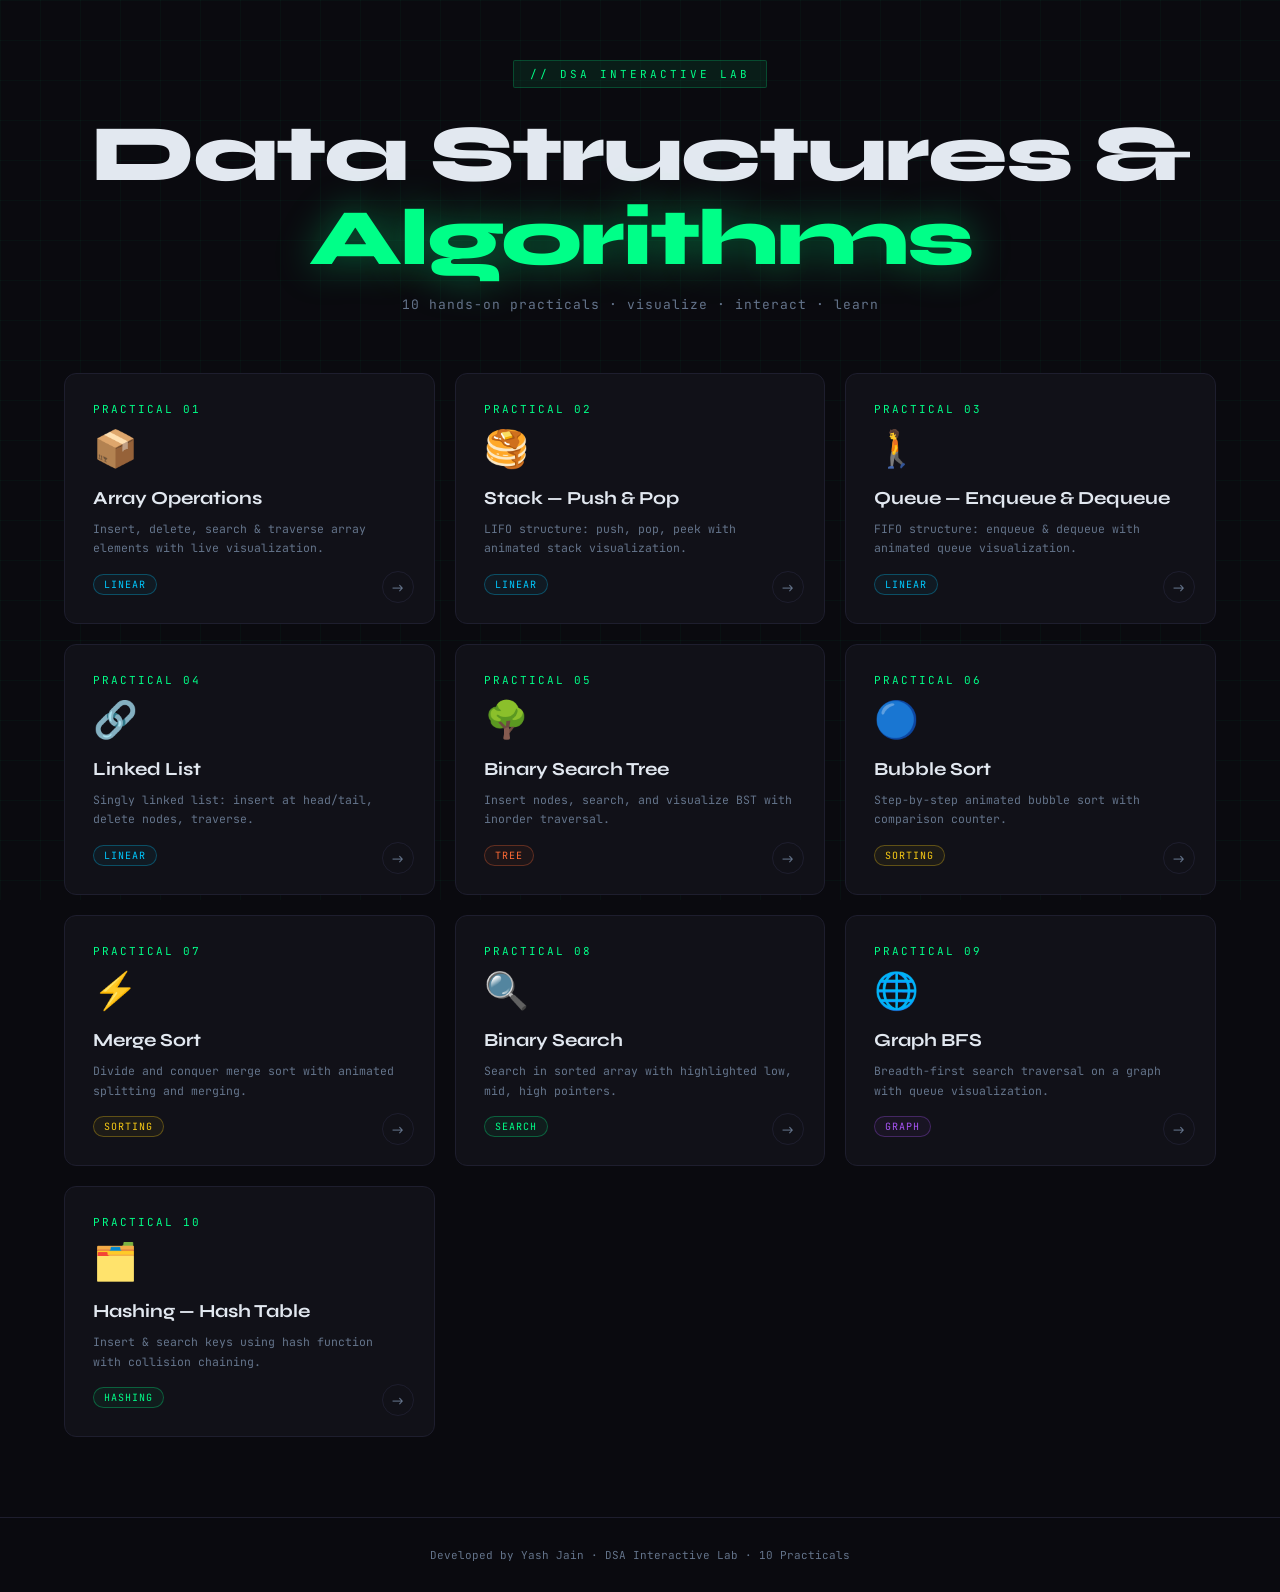
<file: index.html>
<!DOCTYPE html>
<html lang="en">
<head>
  <meta charset="UTF-8" />
  <meta name="viewport" content="width=device-width, initial-scale=1.0"/>
  <title>DSA Interactive Lab</title>
  <link rel="preconnect" href="https://fonts.googleapis.com">
  <link href="https://fonts.googleapis.com/css2?family=JetBrains+Mono:wght@400;700&family=Syne:wght@400;700;800&display=swap" rel="stylesheet">
  <style>
    :root {
      --bg: #0a0a0f;
      --card: #111118;
      --border: #1e1e2e;
      --accent: #00ff88;
      --accent2: #ff6b35;
      --accent3: #7c3aed;
      --text: #e2e8f0;
      --muted: #64748b;
      --glow: rgba(0,255,136,0.15);
    }
    * { margin:0; padding:0; box-sizing:border-box; }
    body {
      background: var(--bg);
      color: var(--text);
      font-family: 'Syne', sans-serif;
      min-height: 100vh;
      overflow-x: hidden;
    }
    /* Animated background grid */
    body::before {
      content: '';
      position: fixed;
      inset: 0;
      background-image:
        linear-gradient(rgba(0,255,136,0.03) 1px, transparent 1px),
        linear-gradient(90deg, rgba(0,255,136,0.03) 1px, transparent 1px);
      background-size: 40px 40px;
      z-index: 0;
      pointer-events: none;
    }
    header {
      position: relative;
      z-index: 10;
      text-align: center;
      padding: 60px 20px 40px;
    }
    .logo-tag {
      display: inline-block;
      font-family: 'JetBrains Mono', monospace;
      font-size: 11px;
      letter-spacing: 3px;
      color: var(--accent);
      background: rgba(0,255,136,0.08);
      border: 1px solid rgba(0,255,136,0.2);
      padding: 6px 16px;
      border-radius: 2px;
      margin-bottom: 24px;
      text-transform: uppercase;
    }
    h1 {
      font-size: clamp(2.4rem, 7vw, 5rem);
      font-weight: 800;
      line-height: 1.05;
      letter-spacing: -2px;
    }
    h1 span {
      color: var(--accent);
      text-shadow: 0 0 40px rgba(0,255,136,0.4);
    }
    .subtitle {
      font-family: 'JetBrains Mono', monospace;
      color: var(--muted);
      font-size: 13px;
      margin-top: 16px;
      letter-spacing: 1px;
    }
    .grid {
      position: relative;
      z-index: 10;
      display: grid;
      grid-template-columns: repeat(auto-fill, minmax(300px, 1fr));
      gap: 20px;
      max-width: 1200px;
      margin: 0 auto;
      padding: 20px 24px 80px;
    }
    .card {
      background: var(--card);
      border: 1px solid var(--border);
      border-radius: 12px;
      padding: 28px;
      cursor: pointer;
      text-decoration: none;
      color: inherit;
      display: block;
      position: relative;
      overflow: hidden;
      transition: all 0.3s cubic-bezier(0.23, 1, 0.32, 1);
    }
    .card::before {
      content: '';
      position: absolute;
      inset: 0;
      background: radial-gradient(circle at 50% 0%, var(--glow), transparent 70%);
      opacity: 0;
      transition: opacity 0.3s;
    }
    .card:hover {
      border-color: var(--accent);
      transform: translateY(-4px);
      box-shadow: 0 20px 60px rgba(0,0,0,0.4), 0 0 0 1px var(--accent);
    }
    .card:hover::before { opacity: 1; }
    .card-num {
      font-family: 'JetBrains Mono', monospace;
      font-size: 11px;
      color: var(--accent);
      letter-spacing: 2px;
      margin-bottom: 12px;
    }
    .card-icon {
      font-size: 36px;
      margin-bottom: 16px;
      display: block;
    }
    .card h2 {
      font-size: 1.15rem;
      font-weight: 700;
      margin-bottom: 8px;
      line-height: 1.3;
    }
    .card p {
      font-family: 'JetBrains Mono', monospace;
      font-size: 11.5px;
      color: var(--muted);
      line-height: 1.7;
    }
    .tag {
      display: inline-block;
      margin-top: 16px;
      font-family: 'JetBrains Mono', monospace;
      font-size: 10px;
      padding: 3px 10px;
      border-radius: 99px;
      border: 1px solid;
      letter-spacing: 1px;
    }
    .tag.linear { color: #00c9ff; border-color: rgba(0,201,255,0.3); background: rgba(0,201,255,0.05); }
    .tag.tree   { color: #ff6b35; border-color: rgba(255,107,53,0.3); background: rgba(255,107,53,0.05); }
    .tag.graph  { color: #a855f7; border-color: rgba(168,85,247,0.3); background: rgba(168,85,247,0.05); }
    .tag.sort   { color: #facc15; border-color: rgba(250,204,21,0.3); background: rgba(250,204,21,0.05); }
    .tag.search { color: #00ff88; border-color: rgba(0,255,136,0.3); background: rgba(0,255,136,0.05); }
    .arrow {
      position: absolute;
      bottom: 20px;
      right: 20px;
      width: 32px; height: 32px;
      border: 1px solid var(--border);
      border-radius: 50%;
      display: flex; align-items: center; justify-content: center;
      font-size: 14px;
      color: var(--muted);
      transition: all 0.3s;
    }
    .card:hover .arrow {
      border-color: var(--accent);
      color: var(--accent);
      background: rgba(0,255,136,0.1);
    }
    footer {
      position: relative; z-index: 10;
      text-align: center;
      padding: 30px;
      font-family: 'JetBrains Mono', monospace;
      font-size: 11px;
      color: var(--muted);
      border-top: 1px solid var(--border);
    }
    @media (max-width: 600px) {
      header { padding: 40px 16px 24px; }
      .grid { padding: 16px 14px 60px; gap: 14px; }
      .card { padding: 22px; }
    }
  </style>
</head>
<body>
  <header>
    <div class="logo-tag">// DSA Interactive Lab</div>
    <h1>Data Structures &<br><span>Algorithms</span></h1>
    <p class="subtitle">10 hands-on practicals · visualize · interact · learn</p>
  </header>

  <div class="grid">

    <a class="card" href="practicals/p1-array.html">
      <div class="card-num">PRACTICAL 01</div>
      <span class="card-icon">📦</span>
      <h2>Array Operations</h2>
      <p>Insert, delete, search & traverse array elements with live visualization.</p>
      <span class="tag linear">LINEAR</span>
      <div class="arrow">→</div>
    </a>

    <a class="card" href="practicals/p2-stack.html">
      <div class="card-num">PRACTICAL 02</div>
      <span class="card-icon">🥞</span>
      <h2>Stack — Push & Pop</h2>
      <p>LIFO structure: push, pop, peek with animated stack visualization.</p>
      <span class="tag linear">LINEAR</span>
      <div class="arrow">→</div>
    </a>

    <a class="card" href="practicals/p3-queue.html">
      <div class="card-num">PRACTICAL 03</div>
      <span class="card-icon">🚶</span>
      <h2>Queue — Enqueue & Dequeue</h2>
      <p>FIFO structure: enqueue & dequeue with animated queue visualization.</p>
      <span class="tag linear">LINEAR</span>
      <div class="arrow">→</div>
    </a>

    <a class="card" href="practicals/p4-linkedlist.html">
      <div class="card-num">PRACTICAL 04</div>
      <span class="card-icon">🔗</span>
      <h2>Linked List</h2>
      <p>Singly linked list: insert at head/tail, delete nodes, traverse.</p>
      <span class="tag linear">LINEAR</span>
      <div class="arrow">→</div>
    </a>

    <a class="card" href="practicals/p5-bst.html">
      <div class="card-num">PRACTICAL 05</div>
      <span class="card-icon">🌳</span>
      <h2>Binary Search Tree</h2>
      <p>Insert nodes, search, and visualize BST with inorder traversal.</p>
      <span class="tag tree">TREE</span>
      <div class="arrow">→</div>
    </a>

    <a class="card" href="practicals/p6-bubble.html">
      <div class="card-num">PRACTICAL 06</div>
      <span class="card-icon">🔵</span>
      <h2>Bubble Sort</h2>
      <p>Step-by-step animated bubble sort with comparison counter.</p>
      <span class="tag sort">SORTING</span>
      <div class="arrow">→</div>
    </a>

    <a class="card" href="practicals/p7-mergesort.html">
      <div class="card-num">PRACTICAL 07</div>
      <span class="card-icon">⚡</span>
      <h2>Merge Sort</h2>
      <p>Divide and conquer merge sort with animated splitting and merging.</p>
      <span class="tag sort">SORTING</span>
      <div class="arrow">→</div>
    </a>

    <a class="card" href="practicals/p8-binsearch.html">
      <div class="card-num">PRACTICAL 08</div>
      <span class="card-icon">🔍</span>
      <h2>Binary Search</h2>
      <p>Search in sorted array with highlighted low, mid, high pointers.</p>
      <span class="tag search">SEARCH</span>
      <div class="arrow">→</div>
    </a>

    <a class="card" href="practicals/p9-graph-bfs.html">
      <div class="card-num">PRACTICAL 09</div>
      <span class="card-icon">🌐</span>
      <h2>Graph BFS</h2>
      <p>Breadth-first search traversal on a graph with queue visualization.</p>
      <span class="tag graph">GRAPH</span>
      <div class="arrow">→</div>
    </a>

    <a class="card" href="practicals/p10-hashing.html">
      <div class="card-num">PRACTICAL 10</div>
      <span class="card-icon">🗂️</span>
      <h2>Hashing — Hash Table</h2>
      <p>Insert & search keys using hash function with collision chaining.</p>
      <span class="tag search">HASHING</span>
      <div class="arrow">→</div>
    </a>

  </div>

<footer>Developed by Yash Jain · DSA Interactive Lab · 10 Practicals</footer>
</body>
</html>
</file>
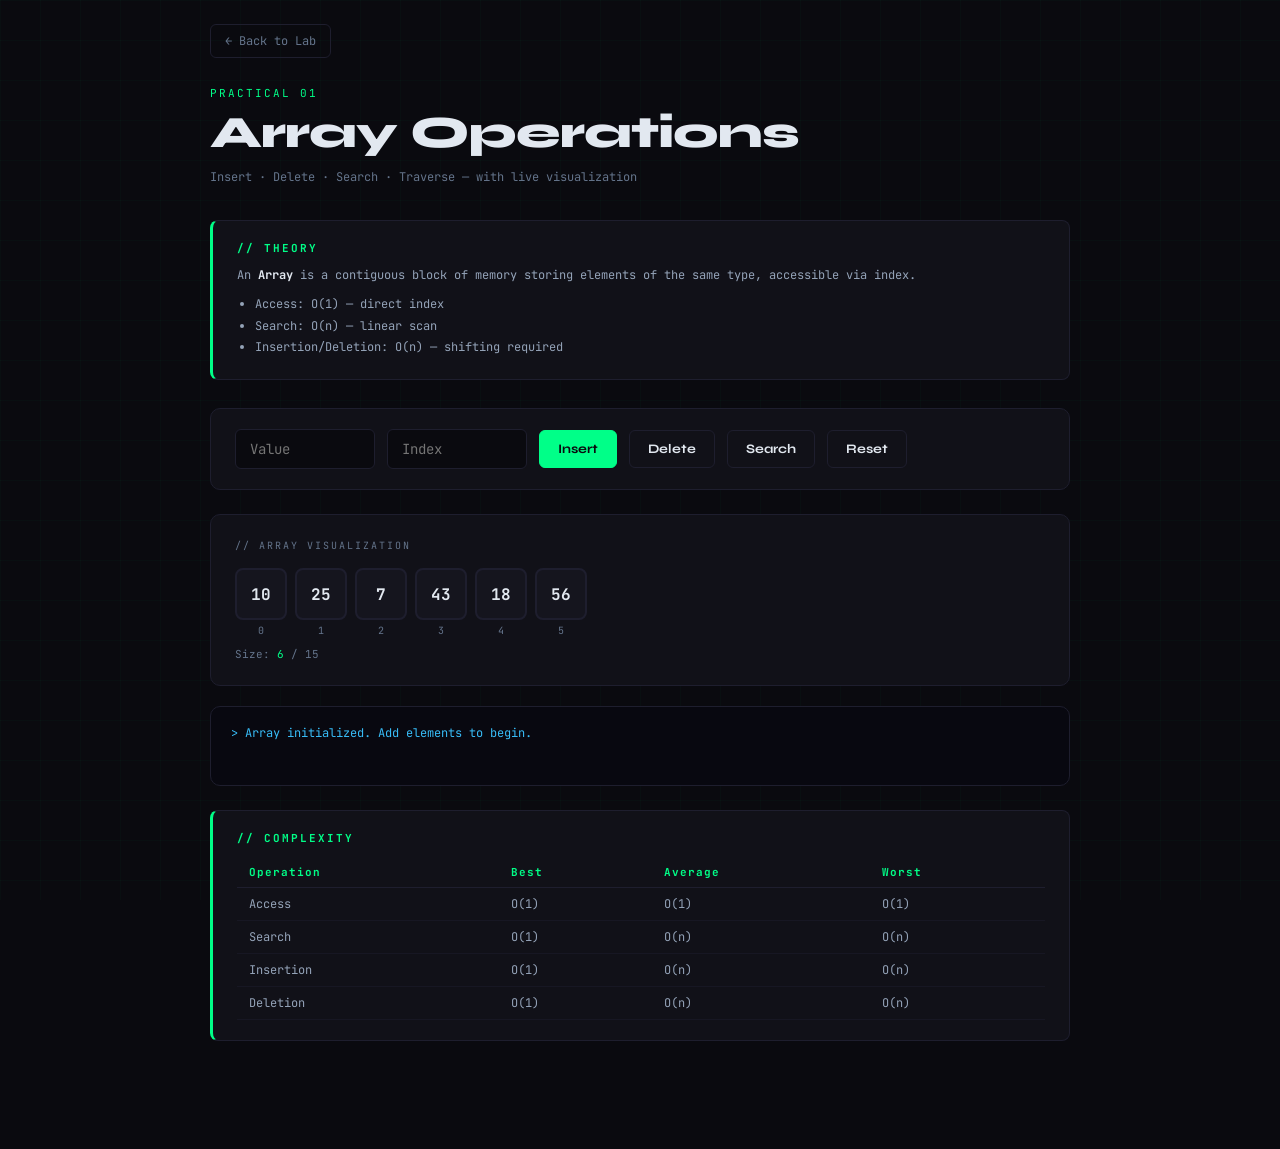
<file: practicals/p1-array.html>
<!DOCTYPE html>
<html lang="en">
<head>
  <meta charset="UTF-8"/><meta name="viewport" content="width=device-width,initial-scale=1"/>
  <title>P1 — Array Operations | DSA Lab</title>
  <link rel="stylesheet" href="../assets/shared.css"/>
</head>
<body>
<div class="page-wrap">
  <a class="back-btn" href="../index.html">← Back to Lab</a>
  <div class="prac-header">
    <div class="prac-num">PRACTICAL 01</div>
    <h1>Array Operations</h1>
    <p>Insert · Delete · Search · Traverse — with live visualization</p>
  </div>

  <div class="theory-box">
    <h3>// THEORY</h3>
    <p>An <strong style="color:var(--text)">Array</strong> is a contiguous block of memory storing elements of the same type, accessible via index.</p>
    <ul style="margin-top:8px">
      <li>Access: O(1) — direct index</li>
      <li>Search: O(n) — linear scan</li>
      <li>Insertion/Deletion: O(n) — shifting required</li>
    </ul>
  </div>

  <div class="controls">
    <input type="number" id="val" placeholder="Value" min="-99" max="999"/>
    <input type="number" id="idx" placeholder="Index" min="0"/>
    <button class="primary" onclick="insertAtIdx()">Insert</button>
    <button onclick="deleteAtIdx()">Delete</button>
    <button onclick="searchVal()">Search</button>
    <button onclick="resetArr()">Reset</button>
  </div>

  <div class="viz-area">
    <div class="viz-title">// ARRAY VISUALIZATION</div>
    <div class="cells-row" id="arr-vis"></div>
    <div style="margin-top:10px;font-family:'JetBrains Mono',monospace;font-size:11px;color:var(--muted)">
      Size: <span id="arr-size" style="color:var(--accent)">0</span> / 15
    </div>
  </div>

  <div class="log-area" id="log">
    <span class="inf">&gt; Array initialized. Add elements to begin.</span><br/>
  </div>

  <div class="theory-box" style="margin-top:24px">
    <h3>// COMPLEXITY</h3>
    <table class="complexity-table">
      <tr><th>Operation</th><th>Best</th><th>Average</th><th>Worst</th></tr>
      <tr><td>Access</td><td>O(1)</td><td>O(1)</td><td>O(1)</td></tr>
      <tr><td>Search</td><td>O(1)</td><td>O(n)</td><td>O(n)</td></tr>
      <tr><td>Insertion</td><td>O(1)</td><td>O(n)</td><td>O(n)</td></tr>
      <tr><td>Deletion</td><td>O(1)</td><td>O(n)</td><td>O(n)</td></tr>
    </table>
  </div>
</div>
<script>
  let arr = [10, 25, 7, 43, 18, 56];
  function log(msg, cls='') {
    const l = document.getElementById('log');
    l.innerHTML += `<span class="${cls}">&gt; ${msg}</span><br/>`;
    l.scrollTop = l.scrollHeight;
  }
  function render(highlights={}) {
    const vis = document.getElementById('arr-vis');
    vis.innerHTML = '';
    arr.forEach((v,i) => {
      const wrap = document.createElement('div');
      wrap.style.textAlign='center';
      const cell = document.createElement('div');
      cell.className = 'cell ' + (highlights[i] || '');
      cell.textContent = v;
      const label = document.createElement('div');
      label.className = 'idx-label';
      label.textContent = i;
      wrap.appendChild(cell);
      wrap.appendChild(label);
      vis.appendChild(wrap);
    });
    document.getElementById('arr-size').textContent = arr.length;
  }
  function insertAtIdx() {
    const v = parseInt(document.getElementById('val').value);
    const i = document.getElementById('idx').value;
    if (isNaN(v)) { log('⚠ Enter a valid value', 'err'); return; }
    if (arr.length >= 15) { log('⚠ Array is full (max 15)', 'err'); return; }
    const idx = i === '' ? arr.length : parseInt(i);
    if (idx < 0 || idx > arr.length) { log(`⚠ Index out of bounds (0–${arr.length})`, 'err'); return; }
    arr.splice(idx, 0, v);
    log(`✓ Inserted ${v} at index ${idx}`, 'ok');
    const h = {}; h[idx] = 'highlight';
    render(h);
    setTimeout(() => render(), 1200);
  }
  function deleteAtIdx() {
    const i = parseInt(document.getElementById('idx').value);
    if (isNaN(i) || i < 0 || i >= arr.length) { log(`⚠ Invalid index (0–${arr.length-1})`, 'err'); return; }
    const v = arr[i];
    const h = {}; h[i] = 'comparing';
    render(h);
    setTimeout(() => {
      arr.splice(i, 1);
      log(`✓ Deleted ${v} from index ${i}`, 'ok');
      render();
    }, 700);
  }
  function searchVal() {
    const v = parseInt(document.getElementById('val').value);
    if (isNaN(v)) { log('⚠ Enter a value to search', 'err'); return; }
    let step = 0;
    const scan = setInterval(() => {
      if (step >= arr.length) {
        clearInterval(scan);
        log(`✗ ${v} not found in array`, 'err');
        render();
        return;
      }
      const h = {}; h[step] = 'comparing';
      render(h);
      if (arr[step] === v) {
        clearInterval(scan);
        const fh = {}; fh[step] = 'found';
        render(fh);
        log(`✓ Found ${v} at index ${step}`, 'ok');
        setTimeout(() => render(), 2000);
      }
      step++;
    }, 350);
  }
  function resetArr() {
    arr = [10, 25, 7, 43, 18, 56];
    log('Array reset to default', 'inf');
    render();
  }
  render();
</script>
</body>
</html>
</file>
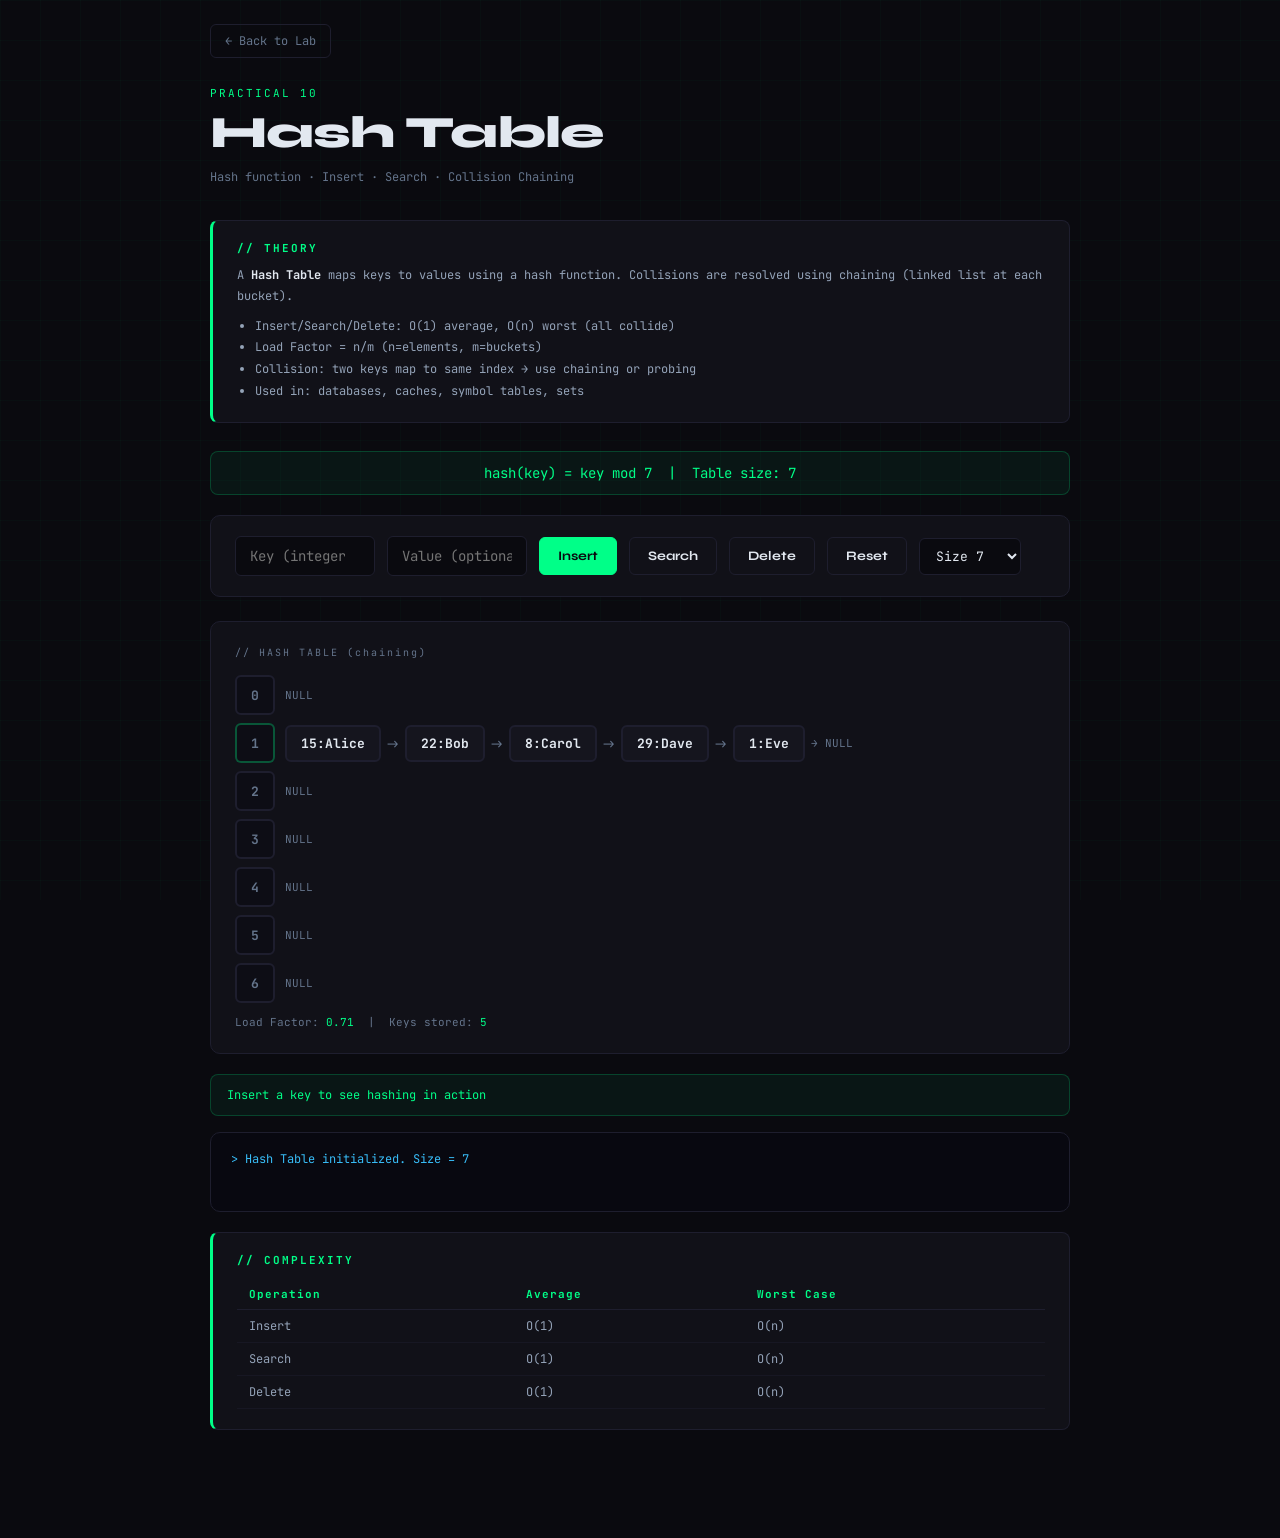
<file: practicals/p10-hashing.html>
<!DOCTYPE html>
<html lang="en">
<head>
  <meta charset="UTF-8"/><meta name="viewport" content="width=device-width,initial-scale=1"/>
  <title>P10 — Hashing | DSA Lab</title>
  <link rel="stylesheet" href="../assets/shared.css"/>
  <style>
    .hash-table { display:grid; gap:8px; margin-top:8px; }
    .hash-bucket {
      display:flex; align-items:center; gap:10px;
    }
    .bucket-idx {
      width:40px; height:40px;
      display:flex; align-items:center; justify-content:center;
      border:2px solid var(--border); border-radius:6px;
      font-family:'JetBrains Mono',monospace; font-size:13px; font-weight:700;
      color:var(--muted); background:#0d0d15;
      flex-shrink:0;
    }
    .bucket-chain { display:flex; gap:6px; align-items:center; flex-wrap:wrap; }
    .chain-node {
      display:flex; align-items:center;
      padding:8px 14px;
      border:2px solid var(--border); border-radius:6px;
      font-family:'JetBrains Mono',monospace; font-size:13px; font-weight:700;
      background:#15151e; transition:all 0.3s;
    }
    .chain-node.new { border-color:var(--accent); color:var(--accent); background:rgba(0,255,136,0.08); animation:popIn 0.4s ease; }
    .chain-node.found { border-color:var(--yellow); color:var(--yellow); background:rgba(250,204,21,0.08); }
    .chain-arrow { color:var(--muted); font-size:14px; }
    .null-tag { font-family:'JetBrains Mono',monospace; font-size:11px; color:var(--muted); }
    @keyframes popIn { from{opacity:0;transform:scale(0.7)} to{opacity:1;transform:scale(1)} }
    .hash-formula {
      font-family:'JetBrains Mono',monospace; font-size:14px;
      padding:12px 20px; border-radius:8px;
      background:rgba(0,255,136,0.05); border:1px solid rgba(0,255,136,0.2);
      color:var(--accent); margin-bottom:20px; text-align:center;
    }
  </style>
</head>
<body>
<div class="page-wrap">
  <a class="back-btn" href="../index.html">← Back to Lab</a>
  <div class="prac-header">
    <div class="prac-num">PRACTICAL 10</div>
    <h1>Hash Table</h1>
    <p>Hash function · Insert · Search · Collision Chaining</p>
  </div>

  <div class="theory-box">
    <h3>// THEORY</h3>
    <p>A <strong style="color:var(--text)">Hash Table</strong> maps keys to values using a hash function. Collisions are resolved using chaining (linked list at each bucket).</p>
    <ul style="margin-top:8px">
      <li>Insert/Search/Delete: O(1) average, O(n) worst (all collide)</li>
      <li>Load Factor = n/m (n=elements, m=buckets)</li>
      <li>Collision: two keys map to same index → use chaining or probing</li>
      <li>Used in: databases, caches, symbol tables, sets</li>
    </ul>
  </div>

  <div class="hash-formula">
    hash(key) = key mod <span id="mod-val">7</span> &nbsp;|&nbsp; Table size: <span id="tbl-size">7</span>
  </div>

  <div class="controls">
    <input type="number" id="key" placeholder="Key (integer)"/>
    <input type="text" id="keyval" placeholder="Value (optional)"/>
    <button class="primary" onclick="insertKey()">Insert</button>
    <button onclick="searchKey()">Search</button>
    <button onclick="deleteKey()">Delete</button>
    <button onclick="resetHash()">Reset</button>
    <select id="table-size" onchange="changeSize(this.value)" style="background:var(--bg);border:1px solid var(--border);color:var(--text);padding:8px 12px;border-radius:6px;font-family:'JetBrains Mono',monospace;font-size:13px;outline:none">
      <option value="5">Size 5</option>
      <option value="7" selected>Size 7</option>
      <option value="11">Size 11</option>
    </select>
  </div>

  <div class="viz-area">
    <div class="viz-title">// HASH TABLE (chaining)</div>
    <div id="hash-table" class="hash-table"></div>
    <div style="margin-top:12px;font-family:'JetBrains Mono',monospace;font-size:11px;color:var(--muted)">
      Load Factor: <span id="load-factor" style="color:var(--accent)">0.00</span> &nbsp;|&nbsp;
      Keys stored: <span id="key-count" style="color:var(--accent)">0</span>
    </div>
  </div>

  <div class="step-info" id="step-info">Insert a key to see hashing in action</div>
  <div class="log-area" id="log"><span class="inf">&gt; Hash Table initialized. Size = 7</span><br/></div>

  <div class="theory-box" style="margin-top:20px">
    <h3>// COMPLEXITY</h3>
    <table class="complexity-table">
      <tr><th>Operation</th><th>Average</th><th>Worst Case</th></tr>
      <tr><td>Insert</td><td>O(1)</td><td>O(n)</td></tr>
      <tr><td>Search</td><td>O(1)</td><td>O(n)</td></tr>
      <tr><td>Delete</td><td>O(1)</td><td>O(n)</td></tr>
    </table>
  </div>
</div>
<script>
  let TABLE_SIZE = 7;
  let table = Array.from({length:TABLE_SIZE}, ()=>[]);
  let highlighted = {bucket:-1, chain:-1, type:''};

  function log(msg,cls=''){const l=document.getElementById('log');l.innerHTML+=`<span class="${cls}">&gt; ${msg}</span><br/>`;l.scrollTop=l.scrollHeight;}

  function hashFn(k){ return ((k % TABLE_SIZE) + TABLE_SIZE) % TABLE_SIZE; }

  function renderTable() {
    const div=document.getElementById('hash-table');
    div.innerHTML='';
    let total=0;
    table.forEach((chain,i)=>{
      total+=chain.length;
      const row=document.createElement('div');
      row.className='hash-bucket';
      const idx=document.createElement('div');
      idx.className='bucket-idx';
      idx.style.borderColor=chain.length>0?'rgba(0,255,136,0.3)':'';
      idx.textContent=i;
      row.appendChild(idx);

      const chainDiv=document.createElement('div');
      chainDiv.className='bucket-chain';

      chain.forEach((item,j)=>{
        if(j>0){
          const arr=document.createElement('span');
          arr.className='chain-arrow'; arr.textContent='→';
          chainDiv.appendChild(arr);
        }
        const node=document.createElement('div');
        const isNew=highlighted.bucket===i&&highlighted.chain===j&&highlighted.type==='new';
        const isFound=highlighted.bucket===i&&highlighted.chain===j&&highlighted.type==='found';
        node.className='chain-node'+(isNew?' new':isFound?' found':'');
        node.textContent=item.val?`${item.key}:${item.val}`:`k=${item.key}`;
        chainDiv.appendChild(node);
      });

      const nl=document.createElement('span');
      nl.className='null-tag';
      nl.textContent=chain.length?'→ NULL':'NULL';
      chainDiv.appendChild(nl);
      row.appendChild(chainDiv);
      div.appendChild(row);
    });
    document.getElementById('load-factor').textContent=(total/TABLE_SIZE).toFixed(2);
    document.getElementById('key-count').textContent=total;
  }

  function insertKey() {
    const k=parseInt(document.getElementById('key').value);
    const v=document.getElementById('keyval').value||'';
    if(isNaN(k)){log('⚠ Enter a valid integer key','err');return;}
    const h=hashFn(k);
    // Check duplicate
    const dup=table[h].findIndex(x=>x.key===k);
    if(dup>=0){ table[h][dup].val=v; log(`⚠ Key ${k} exists — updated value`,'warn'); highlighted={bucket:h,chain:dup,type:'new'}; renderTable(); setTimeout(()=>{highlighted={bucket:-1,chain:-1,type:''};renderTable();},1500); return; }
    table[h].push({key:k,val:v});
    const pos=table[h].length-1;
    highlighted={bucket:h,chain:pos,type:'new'};
    log(`✓ Insert key=${k}${v?' val='+v:''} → bucket[${h}] (${k} mod ${TABLE_SIZE} = ${h})${table[h].length>1?' [COLLISION → chained]':''}`, 'ok');
    document.getElementById('step-info').textContent=`hash(${k}) = ${k} mod ${TABLE_SIZE} = ${h} → inserted at bucket[${h}]${table[h].length>1?' (collision → chained)':''}`;
    renderTable();
    setTimeout(()=>{highlighted={bucket:-1,chain:-1,type:''};renderTable();},1800);
  }

  function searchKey() {
    const k=parseInt(document.getElementById('key').value);
    if(isNaN(k)){log('⚠ Enter a key to search','err');return;}
    const h=hashFn(k);
    const idx=table[h].findIndex(x=>x.key===k);
    document.getElementById('step-info').textContent=`hash(${k}) = ${h} → checking bucket[${h}]`;
    if(idx>=0){
      highlighted={bucket:h,chain:idx,type:'found'};
      log(`✓ Found key=${k}${table[h][idx].val?' val='+table[h][idx].val:''} at bucket[${h}] chain[${idx}]`,'ok');
      renderTable();
      setTimeout(()=>{highlighted={bucket:-1,chain:-1,type:''};renderTable();},2000);
    } else {
      log(`✗ Key ${k} not found in bucket[${h}]`,'err');
      renderTable();
    }
  }

  function deleteKey() {
    const k=parseInt(document.getElementById('key').value);
    if(isNaN(k)){log('⚠ Enter a key to delete','err');return;}
    const h=hashFn(k);
    const idx=table[h].findIndex(x=>x.key===k);
    if(idx<0){log(`✗ Key ${k} not found`,'err');return;}
    table[h].splice(idx,1);
    log(`✓ Deleted key=${k} from bucket[${h}]`,'ok');
    renderTable();
  }

  function resetHash(){
    table=Array.from({length:TABLE_SIZE},()=>[]);
    highlighted={bucket:-1,chain:-1,type:''};
    document.getElementById('step-info').textContent='Insert a key to see hashing in action';
    log('Hash table cleared','inf');
    renderTable();
  }

  function changeSize(s){
    TABLE_SIZE=parseInt(s);
    document.getElementById('mod-val').textContent=TABLE_SIZE;
    document.getElementById('tbl-size').textContent=TABLE_SIZE;
    table=Array.from({length:TABLE_SIZE},()=>[]);
    highlighted={bucket:-1,chain:-1,type:''};
    log(`Table size changed to ${TABLE_SIZE}`,'inf');
    renderTable();
  }

  // Preload some keys
  [[15,'Alice'],[22,'Bob'],[8,'Carol'],[29,'Dave'],[1,'Eve']].forEach(([k,v])=>{
    const h=hashFn(k);
    table[h].push({key:k,val:v});
  });
  renderTable();
</script>
</body>
</html>
</file>
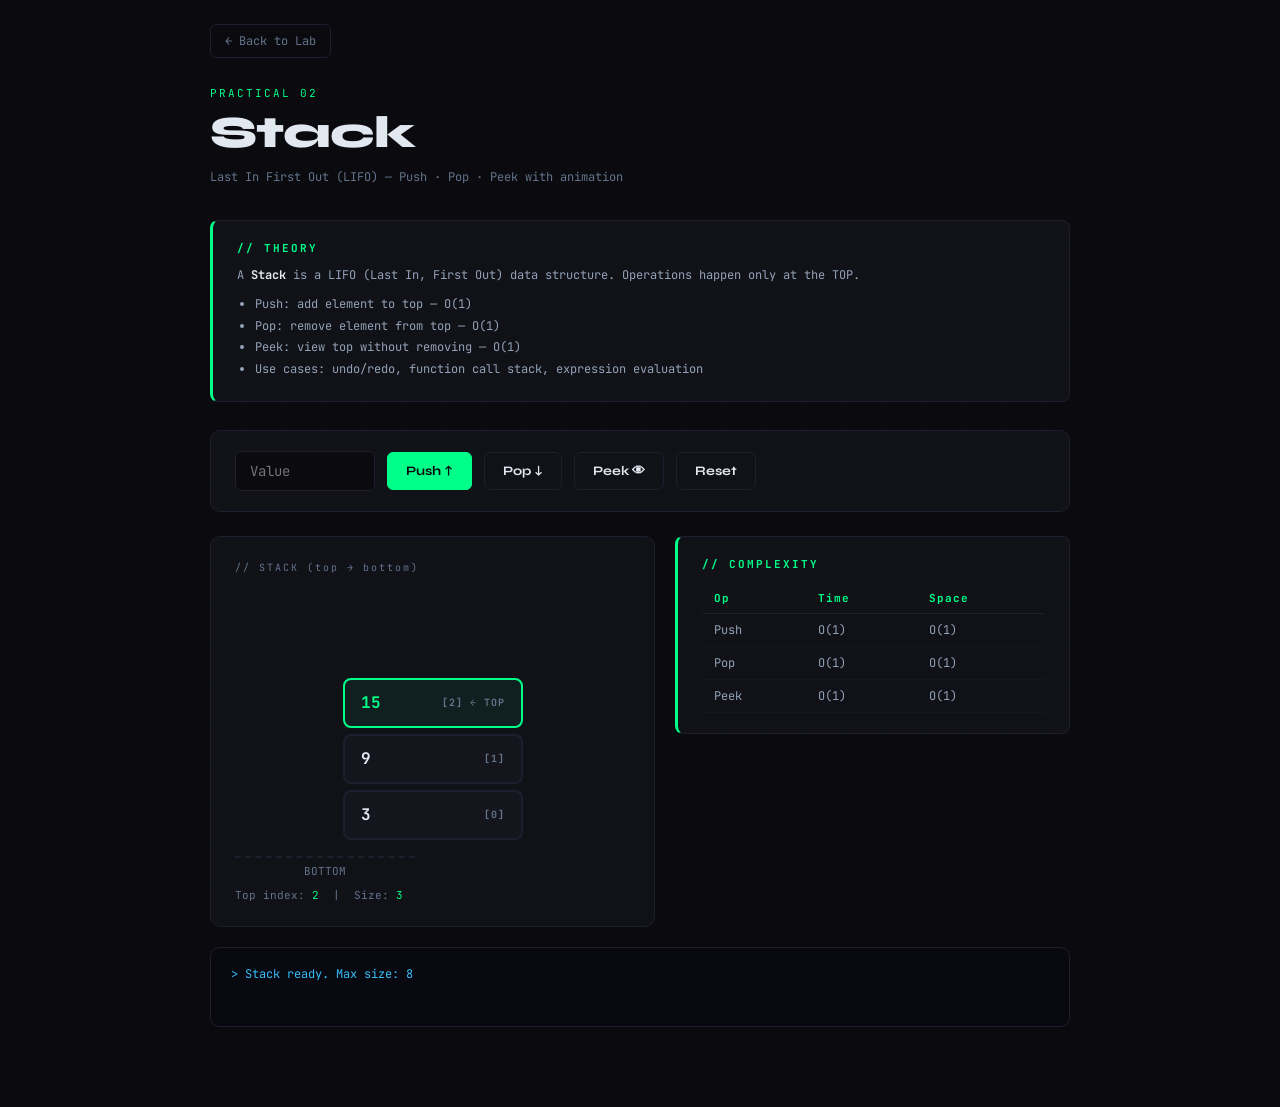
<file: practicals/p2-stack.html>
<!DOCTYPE html>
<html lang="en">
<head>
  <meta charset="UTF-8"/><meta name="viewport" content="width=device-width,initial-scale=1"/>
  <title>P2 — Stack | DSA Lab</title>
  <link rel="stylesheet" href="../assets/shared.css"/>
  <style>
    .stack-container {
      display: flex; flex-direction: column-reverse;
      align-items: center; gap: 6px;
      min-height: 260px;
      padding: 10px 0;
    }
    .stack-item {
      width: 180px; height: 50px;
      display: flex; align-items: center; justify-content: space-between;
      padding: 0 16px;
      border: 2px solid var(--border);
      border-radius: 8px;
      background: #15151e;
      font-family: 'JetBrains Mono', monospace;
      font-size: 16px; font-weight: 700;
      transition: all 0.4s cubic-bezier(0.23,1,0.32,1);
      position: relative;
      animation: slideIn 0.4s ease;
    }
    @keyframes slideIn { from { opacity:0; transform: translateY(-20px); } to { opacity:1; transform: translateY(0); } }
    .stack-item.top-item { border-color: var(--accent); color: var(--accent); background: rgba(0,255,136,0.06); }
    .stack-item .idx-tag {
      font-size: 10px; color: var(--muted); letter-spacing: 1px;
    }
    .stack-bottom-label {
      font-family:'JetBrains Mono',monospace; font-size:11px; color:var(--muted);
      border-top: 2px dashed var(--border);
      width:180px; text-align:center;
      padding-top: 6px; margin-top: 6px;
    }
  </style>
</head>
<body>
<div class="page-wrap">
  <a class="back-btn" href="../index.html">← Back to Lab</a>
  <div class="prac-header">
    <div class="prac-num">PRACTICAL 02</div>
    <h1>Stack</h1>
    <p>Last In First Out (LIFO) — Push · Pop · Peek with animation</p>
  </div>

  <div class="theory-box">
    <h3>// THEORY</h3>
    <p>A <strong style="color:var(--text)">Stack</strong> is a LIFO (Last In, First Out) data structure. Operations happen only at the TOP.</p>
    <ul style="margin-top:8px">
      <li>Push: add element to top — O(1)</li>
      <li>Pop: remove element from top — O(1)</li>
      <li>Peek: view top without removing — O(1)</li>
      <li>Use cases: undo/redo, function call stack, expression evaluation</li>
    </ul>
  </div>

  <div class="controls">
    <input type="number" id="val" placeholder="Value"/>
    <button class="primary" onclick="push()">Push ↑</button>
    <button onclick="pop()">Pop ↓</button>
    <button onclick="peek()">Peek 👁</button>
    <button onclick="resetStack()">Reset</button>
  </div>

  <div style="display:flex;gap:20px;flex-wrap:wrap">
    <div class="viz-area" style="flex:1;min-width:200px">
      <div class="viz-title">// STACK (top → bottom)</div>
      <div id="stack-vis" class="stack-container"></div>
      <div class="stack-bottom-label">BOTTOM</div>
      <div style="margin-top:10px;font-family:'JetBrains Mono',monospace;font-size:11px;color:var(--muted)">
        Top index: <span id="top-idx" style="color:var(--accent)">-1</span> &nbsp;|&nbsp; Size: <span id="stack-size" style="color:var(--accent)">0</span>
      </div>
    </div>
    <div style="flex:1;min-width:200px">
      <div class="theory-box">
        <h3>// COMPLEXITY</h3>
        <table class="complexity-table">
          <tr><th>Op</th><th>Time</th><th>Space</th></tr>
          <tr><td>Push</td><td>O(1)</td><td>O(1)</td></tr>
          <tr><td>Pop</td><td>O(1)</td><td>O(1)</td></tr>
          <tr><td>Peek</td><td>O(1)</td><td>O(1)</td></tr>
        </table>
      </div>
    </div>
  </div>

  <div class="log-area" id="log">
    <span class="inf">&gt; Stack ready. Max size: 8</span><br/>
  </div>
</div>
<script>
  let stack = [3, 9, 15];
  const MAX = 8;
  function log(msg, cls='') {
    const l = document.getElementById('log');
    l.innerHTML += `<span class="${cls}">&gt; ${msg}</span><br/>`;
    l.scrollTop = l.scrollHeight;
  }
  function render(popAnim=false) {
    const vis = document.getElementById('stack-vis');
    vis.innerHTML = '';
    stack.forEach((v,i) => {
      const item = document.createElement('div');
      item.className = 'stack-item' + (i === stack.length-1 ? ' top-item' : '');
      if (popAnim && i === stack.length-1) item.style.opacity='0.3';
      item.innerHTML = `<span>${v}</span><span class="idx-tag">[${i}]${i===stack.length-1?' ← TOP':''}</span>`;
      vis.appendChild(item);
    });
    document.getElementById('top-idx').textContent = stack.length-1;
    document.getElementById('stack-size').textContent = stack.length;
  }
  function push() {
    const v = parseInt(document.getElementById('val').value);
    if (isNaN(v)) { log('⚠ Enter a valid value', 'err'); return; }
    if (stack.length >= MAX) { log('⚠ Stack Overflow! Max size reached', 'err'); return; }
    stack.push(v);
    log(`✓ Pushed ${v} → top[${stack.length-1}]`, 'ok');
    render();
  }
  function pop() {
    if (stack.length === 0) { log('⚠ Stack Underflow! Stack is empty', 'err'); return; }
    render(true);
    setTimeout(() => {
      const v = stack.pop();
      log(`✓ Popped ${v} from top`, 'ok');
      render();
    }, 500);
  }
  function peek() {
    if (stack.length === 0) { log('⚠ Stack is empty', 'err'); return; }
    log(`👁 Top element: ${stack[stack.length-1]} at index ${stack.length-1}`, 'inf');
  }
  function resetStack() {
    stack = [3, 9, 15];
    log('Stack reset', 'inf');
    render();
  }
  render();
</script>
</body>
</html>
</file>
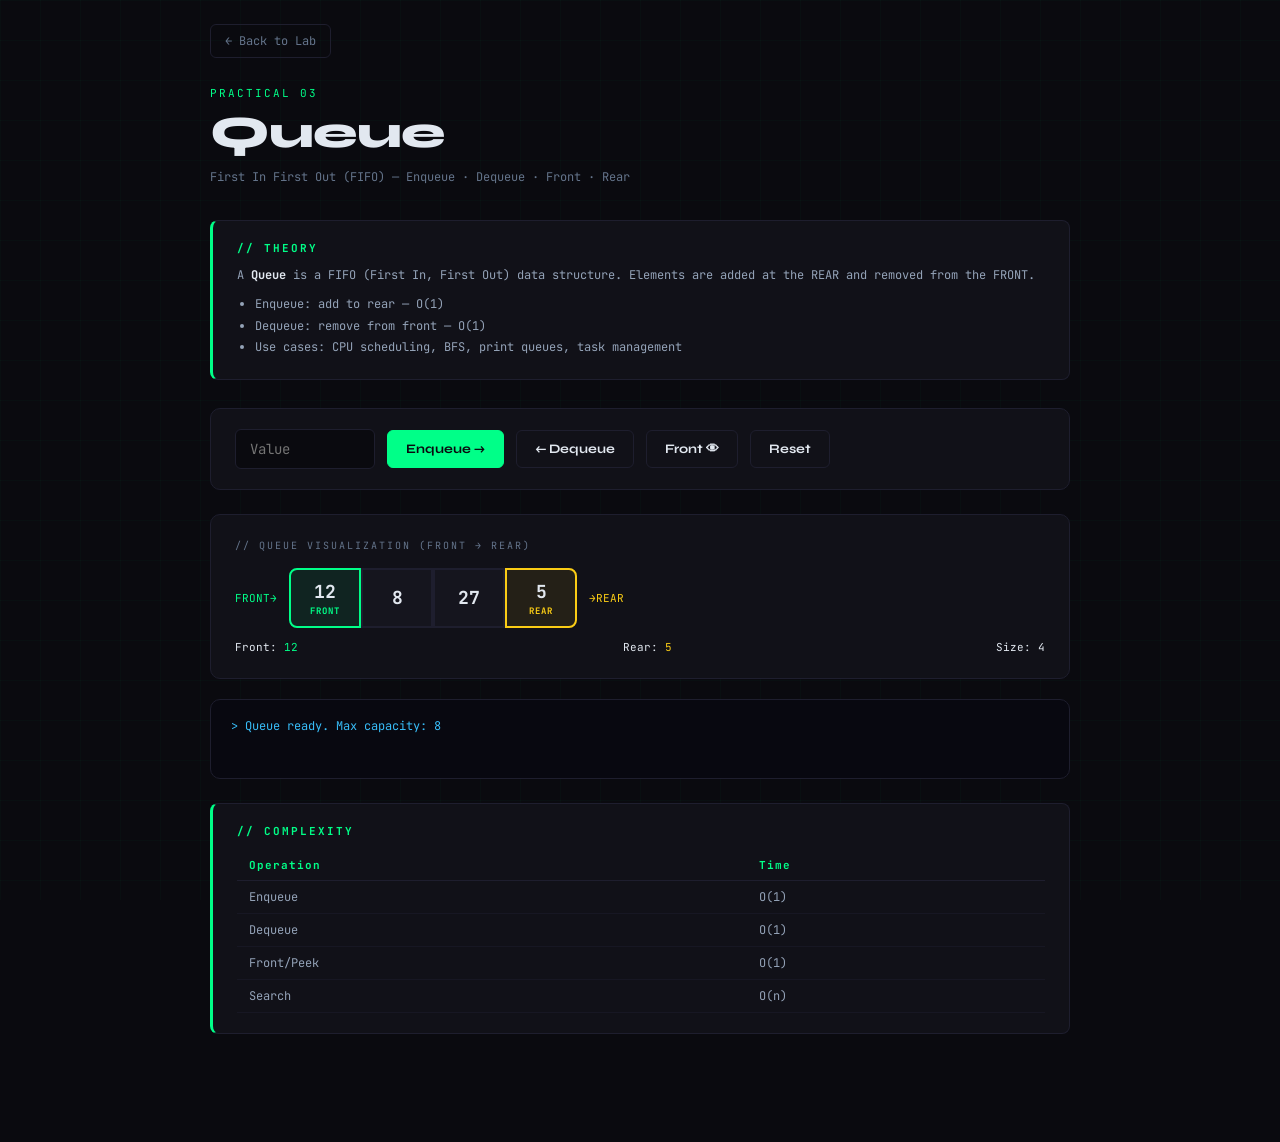
<file: practicals/p3-queue.html>
<!DOCTYPE html>
<html lang="en">
<head>
  <meta charset="UTF-8"/><meta name="viewport" content="width=device-width,initial-scale=1"/>
  <title>P3 — Queue | DSA Lab</title>
  <link rel="stylesheet" href="../assets/shared.css"/>
  <style>
    .queue-row { display:flex; gap:0; align-items:center; flex-wrap:wrap; }
    .q-item {
      width:72px; height:60px;
      display:flex; flex-direction:column; align-items:center; justify-content:center;
      border: 2px solid var(--border);
      font-family:'JetBrains Mono',monospace;
      font-size:18px; font-weight:700;
      background:#15151e;
      transition: all 0.4s;
      position:relative;
    }
    .q-item:first-child { border-radius:8px 0 0 8px; }
    .q-item:last-child  { border-radius:0 8px 8px 0; }
    .q-item .q-label { font-size:9px; color:var(--muted); letter-spacing:1px; margin-top:2px; }
    .q-item.front-item { border-color:var(--accent); background:rgba(0,255,136,0.08); }
    .q-item.rear-item  { border-color:var(--yellow);  background:rgba(250,204,21,0.08); }
    .q-item.front-item .q-label { color:var(--accent); }
    .q-item.rear-item  .q-label { color:var(--yellow); }
    .q-arrow { font-size:20px; color:var(--muted); padding:0 4px; }
    .q-ends { display:flex; justify-content:space-between; margin-top:12px;
      font-family:'JetBrains Mono',monospace; font-size:11px; }
  </style>
</head>
<body>
<div class="page-wrap">
  <a class="back-btn" href="../index.html">← Back to Lab</a>
  <div class="prac-header">
    <div class="prac-num">PRACTICAL 03</div>
    <h1>Queue</h1>
    <p>First In First Out (FIFO) — Enqueue · Dequeue · Front · Rear</p>
  </div>

  <div class="theory-box">
    <h3>// THEORY</h3>
    <p>A <strong style="color:var(--text)">Queue</strong> is a FIFO (First In, First Out) data structure. Elements are added at the REAR and removed from the FRONT.</p>
    <ul style="margin-top:8px">
      <li>Enqueue: add to rear — O(1)</li>
      <li>Dequeue: remove from front — O(1)</li>
      <li>Use cases: CPU scheduling, BFS, print queues, task management</li>
    </ul>
  </div>

  <div class="controls">
    <input type="number" id="val" placeholder="Value"/>
    <button class="primary" onclick="enqueue()">Enqueue →</button>
    <button onclick="dequeue()">← Dequeue</button>
    <button onclick="frontPeek()">Front 👁</button>
    <button onclick="resetQ()">Reset</button>
  </div>

  <div class="viz-area">
    <div class="viz-title">// QUEUE VISUALIZATION (FRONT → REAR)</div>
    <div style="display:flex;align-items:center;gap:12px;flex-wrap:wrap">
      <div style="font-family:'JetBrains Mono',monospace;font-size:11px;color:var(--accent)">FRONT→</div>
      <div id="queue-vis" class="queue-row"></div>
      <div style="font-family:'JetBrains Mono',monospace;font-size:11px;color:var(--yellow)">→REAR</div>
    </div>
    <div class="q-ends">
      <span>Front: <span id="front-val" style="color:var(--accent)">—</span></span>
      <span>Rear: <span id="rear-val" style="color:var(--yellow)">—</span></span>
      <span>Size: <span id="q-size" style="color:var(--text)">0</span></span>
    </div>
  </div>

  <div class="log-area" id="log">
    <span class="inf">&gt; Queue ready. Max capacity: 8</span><br/>
  </div>

  <div class="theory-box" style="margin-top:24px">
    <h3>// COMPLEXITY</h3>
    <table class="complexity-table">
      <tr><th>Operation</th><th>Time</th></tr>
      <tr><td>Enqueue</td><td>O(1)</td></tr>
      <tr><td>Dequeue</td><td>O(1)</td></tr>
      <tr><td>Front/Peek</td><td>O(1)</td></tr>
      <tr><td>Search</td><td>O(n)</td></tr>
    </table>
  </div>
</div>
<script>
  let queue = [12, 8, 27, 5];
  const MAX = 8;
  function log(msg, cls='') {
    const l = document.getElementById('log');
    l.innerHTML += `<span class="${cls}">&gt; ${msg}</span><br/>`;
    l.scrollTop = l.scrollHeight;
  }
  function render() {
    const vis = document.getElementById('queue-vis');
    vis.innerHTML = '';
    queue.forEach((v, i) => {
      const item = document.createElement('div');
      item.className = 'q-item' + (i===0?' front-item':i===queue.length-1?' rear-item':'');
      const lbl = i===0?'FRONT':i===queue.length-1?'REAR':'';
      item.innerHTML = `${v}<span class="q-label">${lbl}</span>`;
      vis.appendChild(item);
    });
    document.getElementById('front-val').textContent = queue.length ? queue[0] : '—';
    document.getElementById('rear-val').textContent  = queue.length ? queue[queue.length-1] : '—';
    document.getElementById('q-size').textContent    = queue.length;
  }
  function enqueue() {
    const v = parseInt(document.getElementById('val').value);
    if (isNaN(v)) { log('⚠ Enter a valid value', 'err'); return; }
    if (queue.length >= MAX) { log('⚠ Queue is full!', 'err'); return; }
    queue.push(v);
    log(`✓ Enqueued ${v} at rear`, 'ok');
    render();
  }
  function dequeue() {
    if (!queue.length) { log('⚠ Queue is empty!', 'err'); return; }
    const v = queue.shift();
    log(`✓ Dequeued ${v} from front`, 'ok');
    render();
  }
  function frontPeek() {
    if (!queue.length) { log('⚠ Queue is empty', 'err'); return; }
    log(`👁 Front element: ${queue[0]}`, 'inf');
  }
  function resetQ() {
    queue = [12, 8, 27, 5];
    log('Queue reset', 'inf');
    render();
  }
  render();
</script>
</body>
</html>
</file>
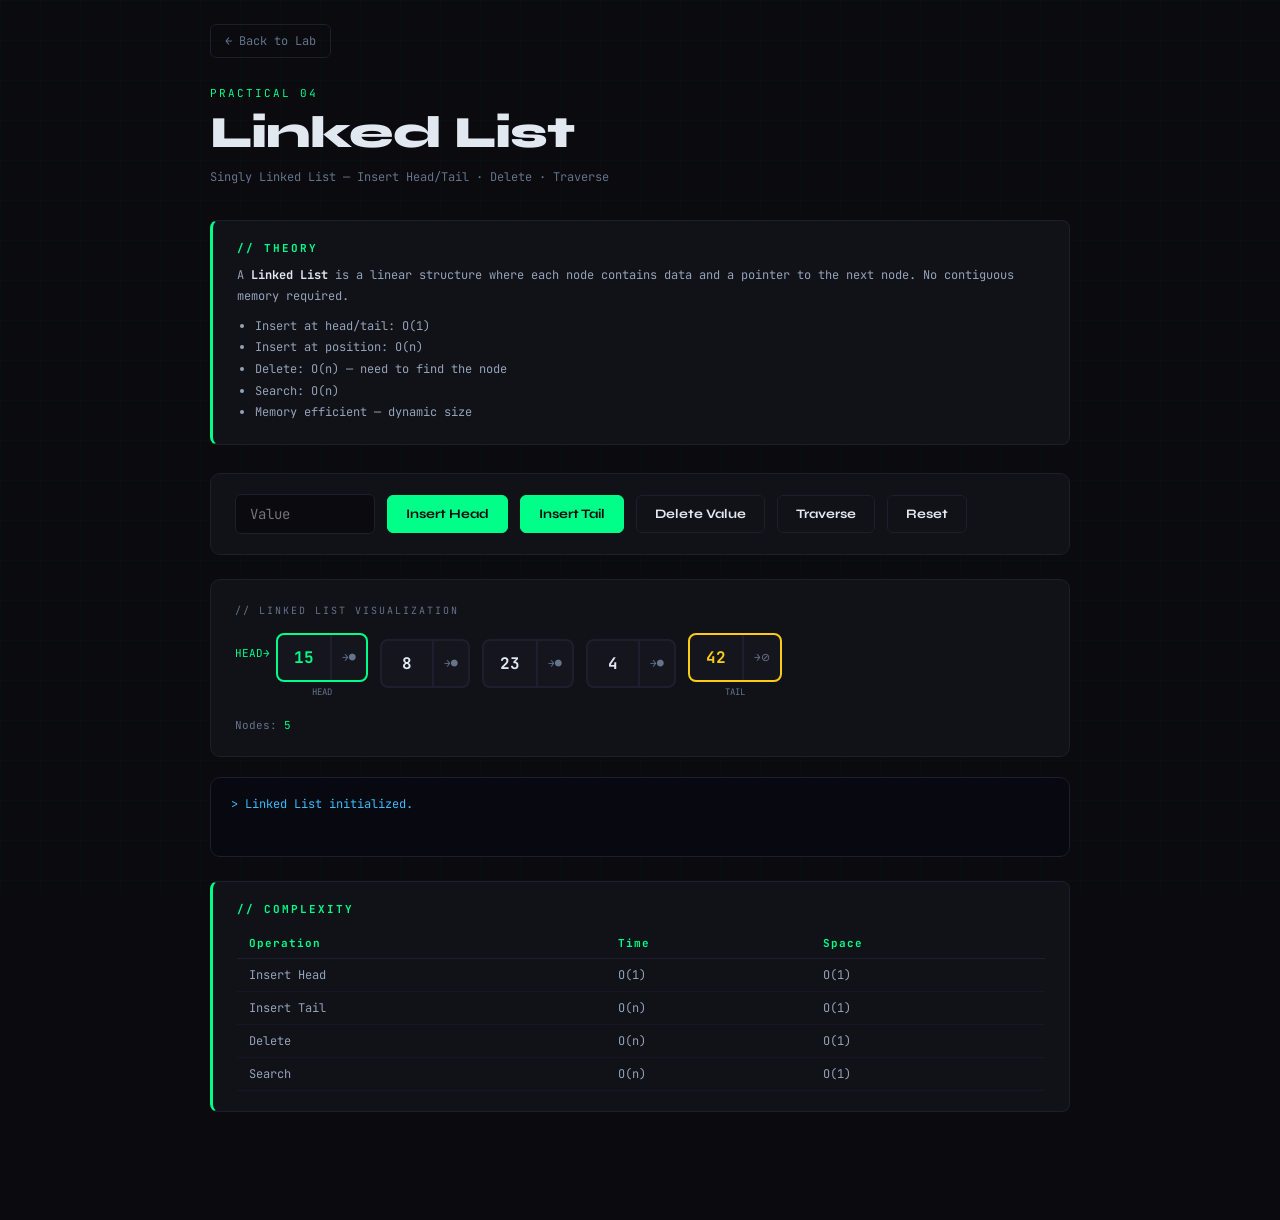
<file: practicals/p4-linkedlist.html>
<!DOCTYPE html>
<html lang="en">
<head>
  <meta charset="UTF-8"/><meta name="viewport" content="width=device-width,initial-scale=1"/>
  <title>P4 — Linked List | DSA Lab</title>
  <link rel="stylesheet" href="../assets/shared.css"/>
  <style>
    .ll-row { display:flex; align-items:center; flex-wrap:wrap; gap:0; }
    .ll-node {
      display:flex; align-items:center; gap:0;
    }
    .node-box {
      display:flex; border:2px solid var(--border); border-radius:8px;
      overflow:hidden; background:#15151e;
      transition: all 0.4s;
    }
    .node-data {
      padding:12px 16px;
      font-family:'JetBrains Mono',monospace;
      font-size:16px; font-weight:700;
      min-width:50px; text-align:center;
    }
    .node-next {
      padding:12px 10px;
      border-left:2px solid var(--border);
      font-family:'JetBrains Mono',monospace;
      font-size:11px; color:var(--muted);
      display:flex; align-items:center;
    }
    .node-box.head-node { border-color:var(--accent); }
    .node-box.head-node .node-data { color:var(--accent); }
    .node-box.tail-node { border-color:var(--yellow); }
    .node-box.tail-node .node-data { color:var(--yellow); }
    .node-box.highlight { border-color:var(--purple); animation: pulse 0.6s; }
    @keyframes pulse { 0%,100%{box-shadow:none} 50%{box-shadow:0 0 20px rgba(168,85,247,0.4)} }
    .ll-arrow { font-size:18px; color:var(--muted); padding:0 6px; }
    .null-box {
      padding:12px 14px;
      border:2px dashed var(--border);
      border-radius:8px;
      font-family:'JetBrains Mono',monospace;
      font-size:13px; color:var(--muted);
    }
    .node-label {
      font-family:'JetBrains Mono',monospace; font-size:9px;
      color:var(--muted); text-align:center; margin-top:4px;
    }
  </style>
</head>
<body>
<div class="page-wrap">
  <a class="back-btn" href="../index.html">← Back to Lab</a>
  <div class="prac-header">
    <div class="prac-num">PRACTICAL 04</div>
    <h1>Linked List</h1>
    <p>Singly Linked List — Insert Head/Tail · Delete · Traverse</p>
  </div>

  <div class="theory-box">
    <h3>// THEORY</h3>
    <p>A <strong style="color:var(--text)">Linked List</strong> is a linear structure where each node contains data and a pointer to the next node. No contiguous memory required.</p>
    <ul style="margin-top:8px">
      <li>Insert at head/tail: O(1)</li>
      <li>Insert at position: O(n)</li>
      <li>Delete: O(n) — need to find the node</li>
      <li>Search: O(n)</li>
      <li>Memory efficient — dynamic size</li>
    </ul>
  </div>

  <div class="controls">
    <input type="number" id="val" placeholder="Value"/>
    <button class="primary" onclick="insertHead()">Insert Head</button>
    <button class="primary" onclick="insertTail()">Insert Tail</button>
    <button onclick="deleteNode()">Delete Value</button>
    <button onclick="traverseList()">Traverse</button>
    <button onclick="resetLL()">Reset</button>
  </div>

  <div class="viz-area" style="overflow-x:auto">
    <div class="viz-title">// LINKED LIST VISUALIZATION</div>
    <div style="display:flex;align-items:flex-start;gap:0;overflow-x:auto;padding-bottom:8px">
      <div style="font-family:'JetBrains Mono',monospace;font-size:11px;color:var(--accent);padding-top:13px;margin-right:6px">HEAD→</div>
      <div id="ll-vis" class="ll-row"></div>
    </div>
    <div style="margin-top:12px;font-family:'JetBrains Mono',monospace;font-size:11px;color:var(--muted)">
      Nodes: <span id="ll-size" style="color:var(--accent)">0</span>
    </div>
  </div>

  <div class="log-area" id="log">
    <span class="inf">&gt; Linked List initialized.</span><br/>
  </div>

  <div class="theory-box" style="margin-top:24px">
    <h3>// COMPLEXITY</h3>
    <table class="complexity-table">
      <tr><th>Operation</th><th>Time</th><th>Space</th></tr>
      <tr><td>Insert Head</td><td>O(1)</td><td>O(1)</td></tr>
      <tr><td>Insert Tail</td><td>O(n)</td><td>O(1)</td></tr>
      <tr><td>Delete</td><td>O(n)</td><td>O(1)</td></tr>
      <tr><td>Search</td><td>O(n)</td><td>O(1)</td></tr>
    </table>
  </div>
</div>
<script>
  let list = [15, 8, 23, 4, 42];
  function log(msg, cls='') {
    const l = document.getElementById('log');
    l.innerHTML += `<span class="${cls}">&gt; ${msg}</span><br/>`;
    l.scrollTop = l.scrollHeight;
  }
  function render(highlight=null) {
    const vis = document.getElementById('ll-vis');
    vis.innerHTML = '';
    list.forEach((v, i) => {
      const nodeWrap = document.createElement('div');
      nodeWrap.style.display='flex'; nodeWrap.style.flexDirection='column'; nodeWrap.style.alignItems='center';

      const node = document.createElement('div');
      node.className = 'node-box' +
        (i===0?' head-node':'') +
        (i===list.length-1?' tail-node':'') +
        (highlight===i?' highlight':'');

      const data = document.createElement('div');
      data.className = 'node-data';
      data.textContent = v;

      const next = document.createElement('div');
      next.className = 'node-next';
      next.textContent = i<list.length-1?'→●':'→⊘';

      node.appendChild(data);
      node.appendChild(next);

      const lbl = document.createElement('div');
      lbl.className = 'node-label';
      lbl.textContent = i===0?'HEAD':i===list.length-1?'TAIL':'';

      nodeWrap.appendChild(node);
      nodeWrap.appendChild(lbl);
      vis.appendChild(nodeWrap);

      if (i < list.length - 1) {
        const arrow = document.createElement('div');
        arrow.className = 'll-arrow';
        arrow.style.paddingTop='10px';
        arrow.textContent = '';
        vis.appendChild(arrow);
      }
    });
    if (!list.length) vis.innerHTML = '<span style="font-family:JetBrains Mono,monospace;font-size:13px;color:var(--muted)">NULL (empty list)</span>';
    document.getElementById('ll-size').textContent = list.length;
  }
  function insertHead() {
    const v = parseInt(document.getElementById('val').value);
    if (isNaN(v)) { log('⚠ Enter a value', 'err'); return; }
    if (list.length >= 10) { log('⚠ Max 10 nodes', 'err'); return; }
    list.unshift(v);
    log(`✓ Inserted ${v} at HEAD`, 'ok');
    render(0);
    setTimeout(() => render(), 1200);
  }
  function insertTail() {
    const v = parseInt(document.getElementById('val').value);
    if (isNaN(v)) { log('⚠ Enter a value', 'err'); return; }
    if (list.length >= 10) { log('⚠ Max 10 nodes', 'err'); return; }
    list.push(v);
    log(`✓ Inserted ${v} at TAIL`, 'ok');
    render(list.length-1);
    setTimeout(() => render(), 1200);
  }
  function deleteNode() {
    const v = parseInt(document.getElementById('val').value);
    if (isNaN(v)) { log('⚠ Enter a value to delete', 'err'); return; }
    const idx = list.indexOf(v);
    if (idx === -1) { log(`✗ ${v} not found in list`, 'err'); return; }
    render(idx);
    setTimeout(() => {
      list.splice(idx, 1);
      log(`✓ Deleted node with value ${v}`, 'ok');
      render();
    }, 800);
  }
  function traverseList() {
    if (!list.length) { log('⚠ List is empty', 'err'); return; }
    let i = 0;
    log(`Traversing: ${list.join(' → ')} → NULL`, 'inf');
    const scan = setInterval(() => {
      render(i);
      i++;
      if (i >= list.length) { clearInterval(scan); setTimeout(()=>render(), 600); }
    }, 400);
  }
  function resetLL() {
    list = [15, 8, 23, 4, 42];
    log('List reset', 'inf');
    render();
  }
  render();
</script>
</body>
</html>
</file>
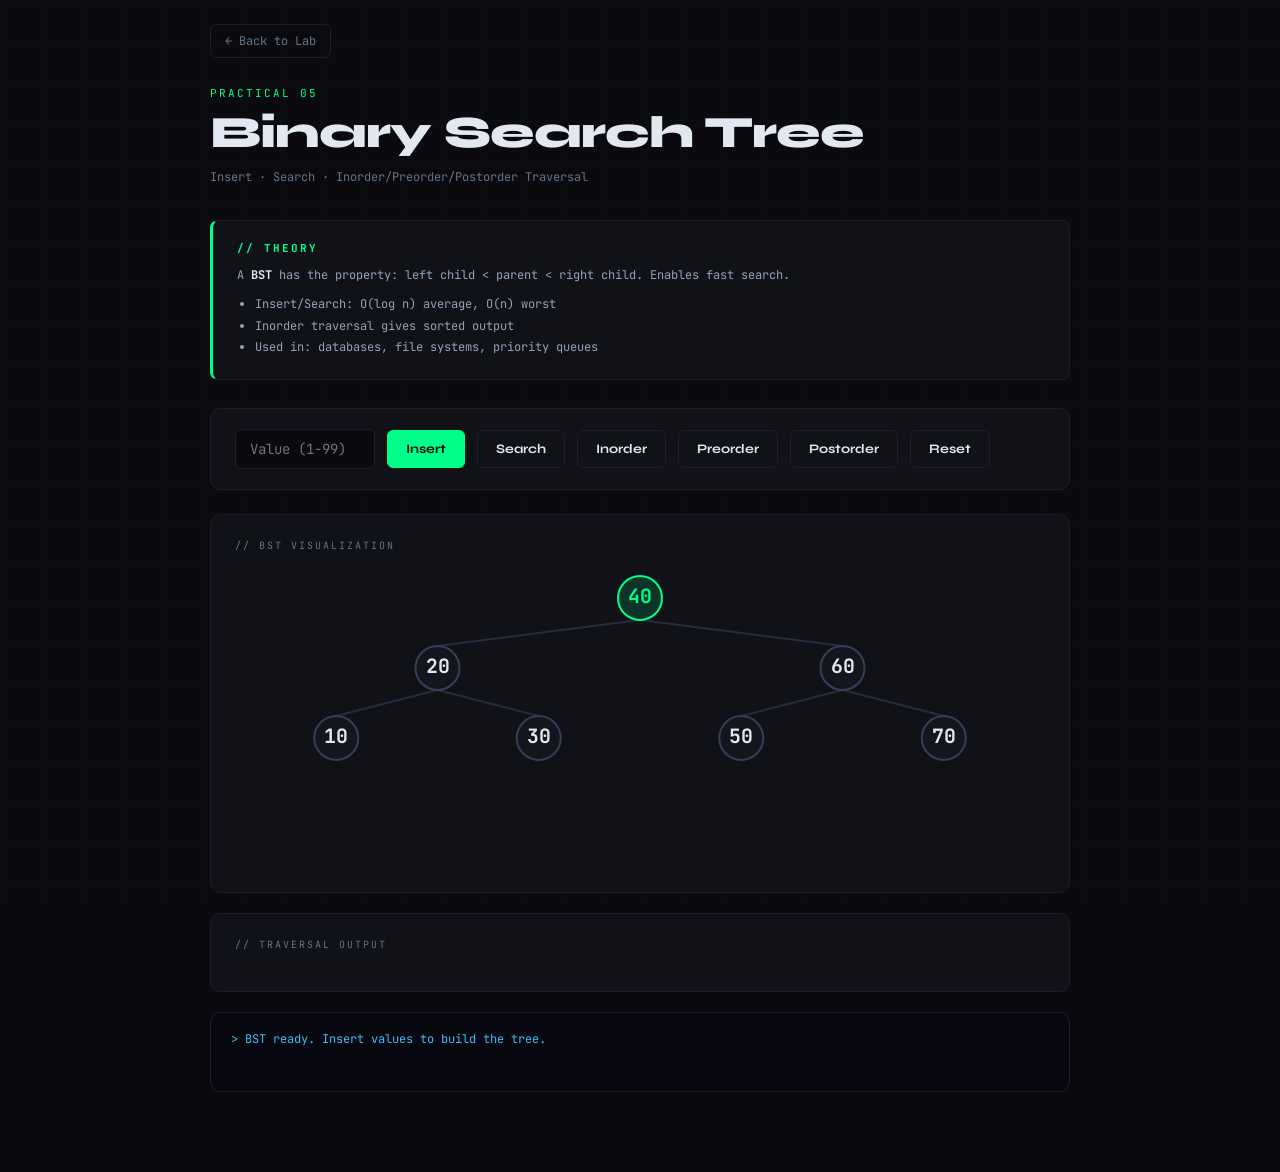
<file: practicals/p5-bst.html>
<!DOCTYPE html>
<html lang="en">
<head>
  <meta charset="UTF-8"/><meta name="viewport" content="width=device-width,initial-scale=1"/>
  <title>P5 — Binary Search Tree | DSA Lab</title>
  <link rel="stylesheet" href="../assets/shared.css"/>
  <style>
    #bst-canvas { width:100%; background:transparent; display:block; }
    .traversal-out {
      display:flex; flex-wrap:wrap; gap:6px; margin-top:12px;
    }
    .trav-node {
      padding:6px 12px; border-radius:6px;
      border:1px solid var(--border);
      font-family:'JetBrains Mono',monospace; font-size:13px;
      background:#15151e; color:var(--text);
      animation: popIn 0.3s ease;
    }
    @keyframes popIn { from{opacity:0;transform:scale(0.7)} to{opacity:1;transform:scale(1)} }
  </style>
</head>
<body>
<div class="page-wrap">
  <a class="back-btn" href="../index.html">← Back to Lab</a>
  <div class="prac-header">
    <div class="prac-num">PRACTICAL 05</div>
    <h1>Binary Search Tree</h1>
    <p>Insert · Search · Inorder/Preorder/Postorder Traversal</p>
  </div>

  <div class="theory-box">
    <h3>// THEORY</h3>
    <p>A <strong style="color:var(--text)">BST</strong> has the property: left child &lt; parent &lt; right child. Enables fast search.</p>
    <ul style="margin-top:8px">
      <li>Insert/Search: O(log n) average, O(n) worst</li>
      <li>Inorder traversal gives sorted output</li>
      <li>Used in: databases, file systems, priority queues</li>
    </ul>
  </div>

  <div class="controls">
    <input type="number" id="val" placeholder="Value (1-99)"/>
    <button class="primary" onclick="insertBST()">Insert</button>
    <button onclick="searchBST()">Search</button>
    <button onclick="inorder()">Inorder</button>
    <button onclick="preorder()">Preorder</button>
    <button onclick="postorder()">Postorder</button>
    <button onclick="resetBST()">Reset</button>
  </div>

  <div class="viz-area">
    <div class="viz-title">// BST VISUALIZATION</div>
    <canvas id="bst-canvas" height="300"></canvas>
  </div>

  <div class="viz-area" style="min-height:60px">
    <div class="viz-title">// TRAVERSAL OUTPUT</div>
    <div class="traversal-out" id="trav-out"></div>
  </div>

  <div class="log-area" id="log">
    <span class="inf">&gt; BST ready. Insert values to build the tree.</span><br/>
  </div>
</div>
<script>
  class Node { constructor(v){this.val=v;this.left=null;this.right=null;} }
  let root = null;
  let highlighted = null;

  function insertNode(node, v) {
    if (!node) return new Node(v);
    if (v < node.val) node.left = insertNode(node.left, v);
    else if (v > node.val) node.right = insertNode(node.right, v);
    return node;
  }

  function log(msg, cls='') {
    const l = document.getElementById('log');
    l.innerHTML += `<span class="${cls}">&gt; ${msg}</span><br/>`;
    l.scrollTop = l.scrollHeight;
  }

  function drawTree() {
    const canvas = document.getElementById('bst-canvas');
    const ctx = canvas.getContext('2d');
    canvas.width = canvas.offsetWidth || 600;
    const W = canvas.width;
    ctx.clearRect(0,0,W,300);
    if (!root) { ctx.fillStyle='#64748b'; ctx.font='14px JetBrains Mono'; ctx.fillText('(empty tree)',W/2-50,50); return; }

    function getDepth(n) { if(!n)return 0; return 1+Math.max(getDepth(n.left),getDepth(n.right)); }
    const depth = getDepth(root);
    const R = Math.min(22, (W / (2**depth)) * 0.5);

    function draw(node, x, y, spread) {
      if (!node) return;
      // Draw edges
      if (node.left) {
        const lx = x - spread, ly = y + 70;
        ctx.beginPath(); ctx.moveTo(x,y+R); ctx.lineTo(lx,ly-R);
        ctx.strokeStyle='#2a2a3e'; ctx.lineWidth=2; ctx.stroke();
        draw(node.left, lx, ly, spread/2);
      }
      if (node.right) {
        const rx = x + spread, ry = y + 70;
        ctx.beginPath(); ctx.moveTo(x,y+R); ctx.lineTo(rx,ry-R);
        ctx.strokeStyle='#2a2a3e'; ctx.lineWidth=2; ctx.stroke();
        draw(node.right, rx, ry, spread/2);
      }
      // Draw node circle
      const isHighlighted = highlighted === node.val;
      ctx.beginPath(); ctx.arc(x,y,R,0,Math.PI*2);
      if (node === root) { ctx.fillStyle='rgba(0,255,136,0.15)'; }
      else if (isHighlighted) { ctx.fillStyle='rgba(250,204,21,0.2)'; }
      else { ctx.fillStyle='#15151e'; }
      ctx.fill();
      ctx.strokeStyle = isHighlighted ? '#facc15' : (node===root?'#00ff88':'#3a3a5a');
      ctx.lineWidth = isHighlighted ? 3 : 2;
      ctx.stroke();
      ctx.fillStyle = isHighlighted ? '#facc15' : (node===root?'#00ff88':'#e2e8f0');
      ctx.font = `bold ${R*0.9}px JetBrains Mono`;
      ctx.textAlign='center'; ctx.textBaseline='middle';
      ctx.fillText(node.val, x, y);
    }
    draw(root, W/2, 30, W/4);
  }

  function insertBST() {
    const v = parseInt(document.getElementById('val').value);
    if (isNaN(v)||v<1||v>999) { log('⚠ Enter 1–999', 'err'); return; }
    root = insertNode(root, v);
    highlighted = v;
    log(`✓ Inserted ${v}`, 'ok');
    drawTree();
    setTimeout(()=>{highlighted=null;drawTree();},1500);
  }

  function searchBST() {
    const v = parseInt(document.getElementById('val').value);
    if (isNaN(v)) { log('⚠ Enter a value', 'err'); return; }
    let node = root; let steps = 0;
    while(node) {
      steps++;
      if (v===node.val) { highlighted=v; log(`✓ Found ${v} in ${steps} step(s)`, 'ok'); drawTree(); setTimeout(()=>{highlighted=null;drawTree();},1800); return; }
      node = v < node.val ? node.left : node.right;
    }
    log(`✗ ${v} not found in tree`, 'err');
  }

  function inorder() {
    const res=[]; function go(n){if(!n)return;go(n.left);res.push(n.val);go(n.right);}
    go(root); showTraversal(res,'Inorder (sorted)');
  }
  function preorder() {
    const res=[]; function go(n){if(!n)return;res.push(n.val);go(n.left);go(n.right);}
    go(root); showTraversal(res,'Preorder');
  }
  function postorder() {
    const res=[]; function go(n){if(!n)return;go(n.left);go(n.right);res.push(n.val);}
    go(root); showTraversal(res,'Postorder');
  }
  function showTraversal(arr, name) {
    if (!root){log('⚠ Tree is empty','err');return;}
    log(`${name}: ${arr.join(' → ')}`, 'inf');
    const out = document.getElementById('trav-out');
    out.innerHTML = `<span style="font-family:JetBrains Mono,monospace;font-size:11px;color:var(--muted);margin-right:8px">${name}:</span>`;
    arr.forEach((v,i) => {
      setTimeout(()=>{
        const chip = document.createElement('div');
        chip.className='trav-node';
        chip.textContent=v;
        out.appendChild(chip);
      }, i*150);
    });
  }

  function resetBST() {
    root = null; highlighted=null;
    document.getElementById('trav-out').innerHTML='';
    log('BST cleared','inf');
    drawTree();
  }

  // Default tree
  [40,20,60,10,30,50,70].forEach(v=>{root=insertNode(root,v);});
  window.addEventListener('resize', drawTree);
  setTimeout(drawTree, 100);
</script>
</body>
</html>
</file>
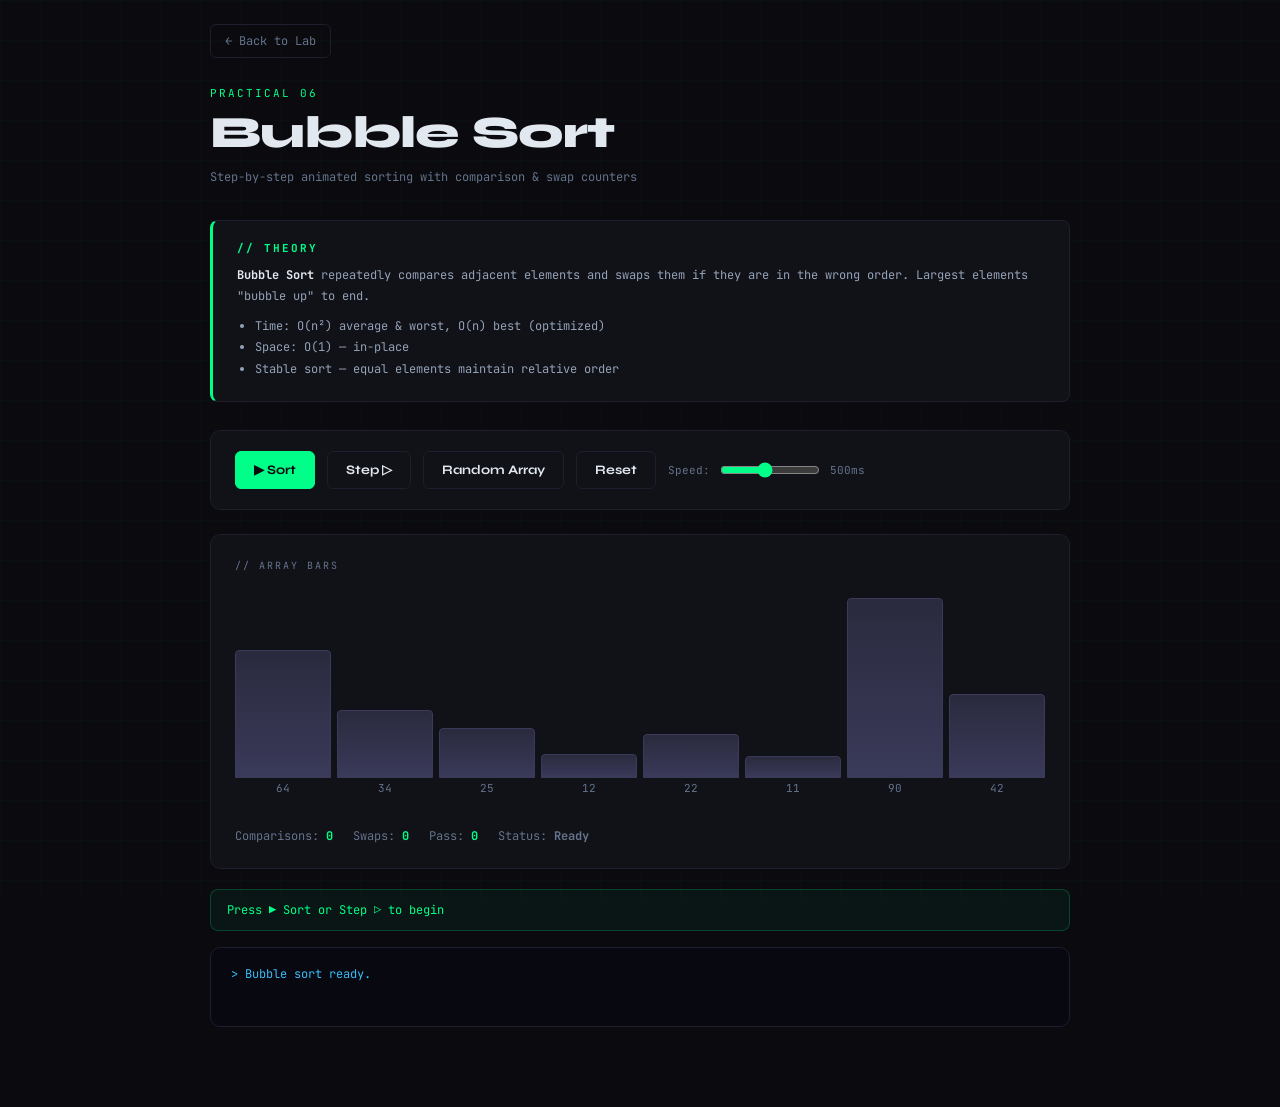
<file: practicals/p6-bubble.html>
<!DOCTYPE html>
<html lang="en">
<head>
  <meta charset="UTF-8"/><meta name="viewport" content="width=device-width,initial-scale=1"/>
  <title>P6 — Bubble Sort | DSA Lab</title>
  <link rel="stylesheet" href="../assets/shared.css"/>
  <style>
    .bar-container {
      display:flex; align-items:flex-end; gap:6px;
      height:200px; padding:10px 0;
    }
    .bar {
      flex:1; min-width:20px;
      background:linear-gradient(to top, #3a3a5a, #2a2a3e);
      border-radius:4px 4px 0 0;
      border:1px solid #3a3a5a;
      transition: all 0.3s;
      position:relative;
      display:flex; align-items:flex-end; justify-content:center;
    }
    .bar .bval {
      font-family:'JetBrains Mono',monospace;
      font-size:11px; color:var(--muted);
      padding-bottom:2px;
      position:absolute; bottom:-20px;
    }
    .bar.comparing { background:linear-gradient(to top,rgba(250,204,21,0.6),rgba(250,204,21,0.3)); border-color:var(--yellow); }
    .bar.swapping  { background:linear-gradient(to top,rgba(255,107,53,0.7),rgba(255,107,53,0.3)); border-color:var(--accent2); }
    .bar.sorted    { background:linear-gradient(to top,rgba(168,85,247,0.6),rgba(168,85,247,0.2)); border-color:var(--purple); }
    .stats-row { display:flex; gap:20px; flex-wrap:wrap; margin-top:12px; font-family:'JetBrains Mono',monospace; font-size:12px; }
    .stat { color:var(--muted); }
    .stat span { color:var(--accent); font-weight:700; }
  </style>
</head>
<body>
<div class="page-wrap">
  <a class="back-btn" href="../index.html">← Back to Lab</a>
  <div class="prac-header">
    <div class="prac-num">PRACTICAL 06</div>
    <h1>Bubble Sort</h1>
    <p>Step-by-step animated sorting with comparison & swap counters</p>
  </div>

  <div class="theory-box">
    <h3>// THEORY</h3>
    <p><strong style="color:var(--text)">Bubble Sort</strong> repeatedly compares adjacent elements and swaps them if they are in the wrong order. Largest elements "bubble up" to end.</p>
    <ul style="margin-top:8px">
      <li>Time: O(n²) average & worst, O(n) best (optimized)</li>
      <li>Space: O(1) — in-place</li>
      <li>Stable sort — equal elements maintain relative order</li>
    </ul>
  </div>

  <div class="controls">
    <button class="primary" onclick="startSort()">▶ Sort</button>
    <button onclick="stepSort()" id="step-btn">Step ▷</button>
    <button onclick="generateRandom()">Random Array</button>
    <button onclick="resetSort()">Reset</button>
    <div class="speed-wrap">
      Speed: <input type="range" id="speed" min="100" max="1000" value="500" step="100" oninput="updateSpeed(this.value)"/>
      <span id="speed-val">500ms</span>
    </div>
  </div>

  <div class="viz-area">
    <div class="viz-title">// ARRAY BARS</div>
    <div class="bar-container" id="bars"></div>
    <div style="height:28px"></div>
    <div class="stats-row">
      <div class="stat">Comparisons: <span id="comps">0</span></div>
      <div class="stat">Swaps: <span id="swaps">0</span></div>
      <div class="stat">Pass: <span id="pass">0</span></div>
      <div class="stat">Status: <span id="status" style="color:var(--muted)">Ready</span></div>
    </div>
  </div>

  <div class="step-info" id="step-info">Press ▶ Sort or Step ▷ to begin</div>
  <div class="log-area" id="log">
    <span class="inf">&gt; Bubble sort ready.</span><br/>
  </div>
</div>
<script>
  let arr = [64, 34, 25, 12, 22, 11, 90, 42];
  let orig = [...arr];
  let sortSteps = [];
  let stepIdx = 0;
  let sortInterval = null;
  let delay = 500;
  let comps=0,swaps_=0,pass_=0;

  function log(msg,cls=''){const l=document.getElementById('log');l.innerHTML+=`<span class="${cls}">&gt; ${msg}</span><br/>`;l.scrollTop=l.scrollHeight;}
  function updateSpeed(v){delay=parseInt(v);document.getElementById('speed-val').textContent=v+'ms';}

  function buildSteps(a) {
    const steps=[], arr=[...a];
    const n=arr.length;
    for(let i=0;i<n-1;i++){
      for(let j=0;j<n-1-i;j++){
        steps.push({type:'compare',i:j,j:j+1,sorted:n-1-i});
        if(arr[j]>arr[j+1]){
          [arr[j],arr[j+1]]=[arr[j+1],arr[j]];
          steps.push({type:'swap',i:j,j:j+1,sorted:n-1-i});
        }
      }
      steps.push({type:'pass',pass:i+1,sorted:n-1-i});
    }
    steps.push({type:'done'});
    return {steps,finalArr:arr};
  }

  function renderBars(a, state={}) {
    const max=Math.max(...a);
    const cont=document.getElementById('bars');
    cont.innerHTML='';
    a.forEach((v,i)=>{
      const bar=document.createElement('div');
      bar.className='bar'+(state.comparing&&(i===state.comparing[0]||i===state.comparing[1])?' comparing':'')+
        (state.swapping&&(i===state.swapping[0]||i===state.swapping[1])?' swapping':'')+
        (state.sorted&&i>=state.sorted?' sorted':'');
      bar.style.height=`${(v/max)*180}px`;
      const lbl=document.createElement('div');
      lbl.className='bval';lbl.textContent=v;
      bar.appendChild(lbl);
      cont.appendChild(bar);
    });
  }

  function generateRandom(){
    if(sortInterval)clearInterval(sortInterval);
    arr=Array.from({length:8},()=>Math.floor(Math.random()*90)+5);
    orig=[...arr];comps=0;swaps_=0;pass_=0;stepIdx=0;
    updateStats();renderBars(arr);
    document.getElementById('step-info').textContent='Press ▶ Sort or Step ▷ to begin';
    document.getElementById('status').textContent='Ready';
    log('New random array: ['+arr.join(', ')+']','inf');
  }

  function resetSort(){
    if(sortInterval)clearInterval(sortInterval);
    arr=[...orig];comps=0;swaps_=0;pass_=0;stepIdx=0;
    updateStats();renderBars(arr);
    document.getElementById('step-info').textContent='Array reset.';
    document.getElementById('status').textContent='Ready';
  }

  function updateStats(){
    document.getElementById('comps').textContent=comps;
    document.getElementById('swaps').textContent=swaps_;
    document.getElementById('pass').textContent=pass_;
  }

  function startSort(){
    if(sortInterval)clearInterval(sortInterval);
    arr=[...orig];comps=0;swaps_=0;pass_=0;
    const {steps}=buildSteps(arr);
    sortSteps=steps; stepIdx=0;
    document.getElementById('status').textContent='Sorting...';
    sortInterval=setInterval(()=>{
      if(stepIdx>=sortSteps.length){clearInterval(sortInterval);return;}
      applyStep(sortSteps[stepIdx]);stepIdx++;
    },delay);
  }

  function stepSort(){
    if(!sortSteps.length||stepIdx===0){
      arr=[...orig];comps=0;swaps_=0;pass_=0;
      const {steps}=buildSteps(arr);
      sortSteps=steps;stepIdx=0;
      document.getElementById('status').textContent='Stepping...';
    }
    if(sortInterval)clearInterval(sortInterval);
    if(stepIdx<sortSteps.length){applyStep(sortSteps[stepIdx]);stepIdx++;}
  }

  function applyStep(step){
    if(step.type==='compare'){
      comps++;
      renderBars(arr,{comparing:[step.i,step.j],sorted:step.sorted+1});
      document.getElementById('step-info').textContent=`Comparing arr[${step.i}]=${arr[step.i]} and arr[${step.j}]=${arr[step.j]}`;
    } else if(step.type==='swap'){
      swaps_++;
      [arr[step.i],arr[step.j]]=[arr[step.j],arr[step.i]];
      renderBars(arr,{swapping:[step.i,step.j],sorted:step.sorted+1});
      document.getElementById('step-info').textContent=`Swapped! ${arr[step.j]} and ${arr[step.i]}`;
      log(`Swap: pos ${step.i}↔${step.j}  →  [${arr.join(', ')}]`);
    } else if(step.type==='pass'){
      pass_=step.pass;
      renderBars(arr,{sorted:step.sorted+1});
      document.getElementById('step-info').textContent=`Pass ${step.pass} complete.`;
    } else if(step.type==='done'){
      renderBars(arr,{sorted:0});
      document.getElementById('status').textContent='✓ Sorted!';
      document.getElementById('step-info').textContent=`Sorting complete! Comparisons: ${comps}, Swaps: ${swaps_}`;
      log(`✓ Sorted: [${arr.join(', ')}]  |  Comparisons: ${comps}, Swaps: ${swaps_}`,'ok');
    }
    updateStats();
  }

  renderBars(arr);
</script>
</body>
</html>
</file>
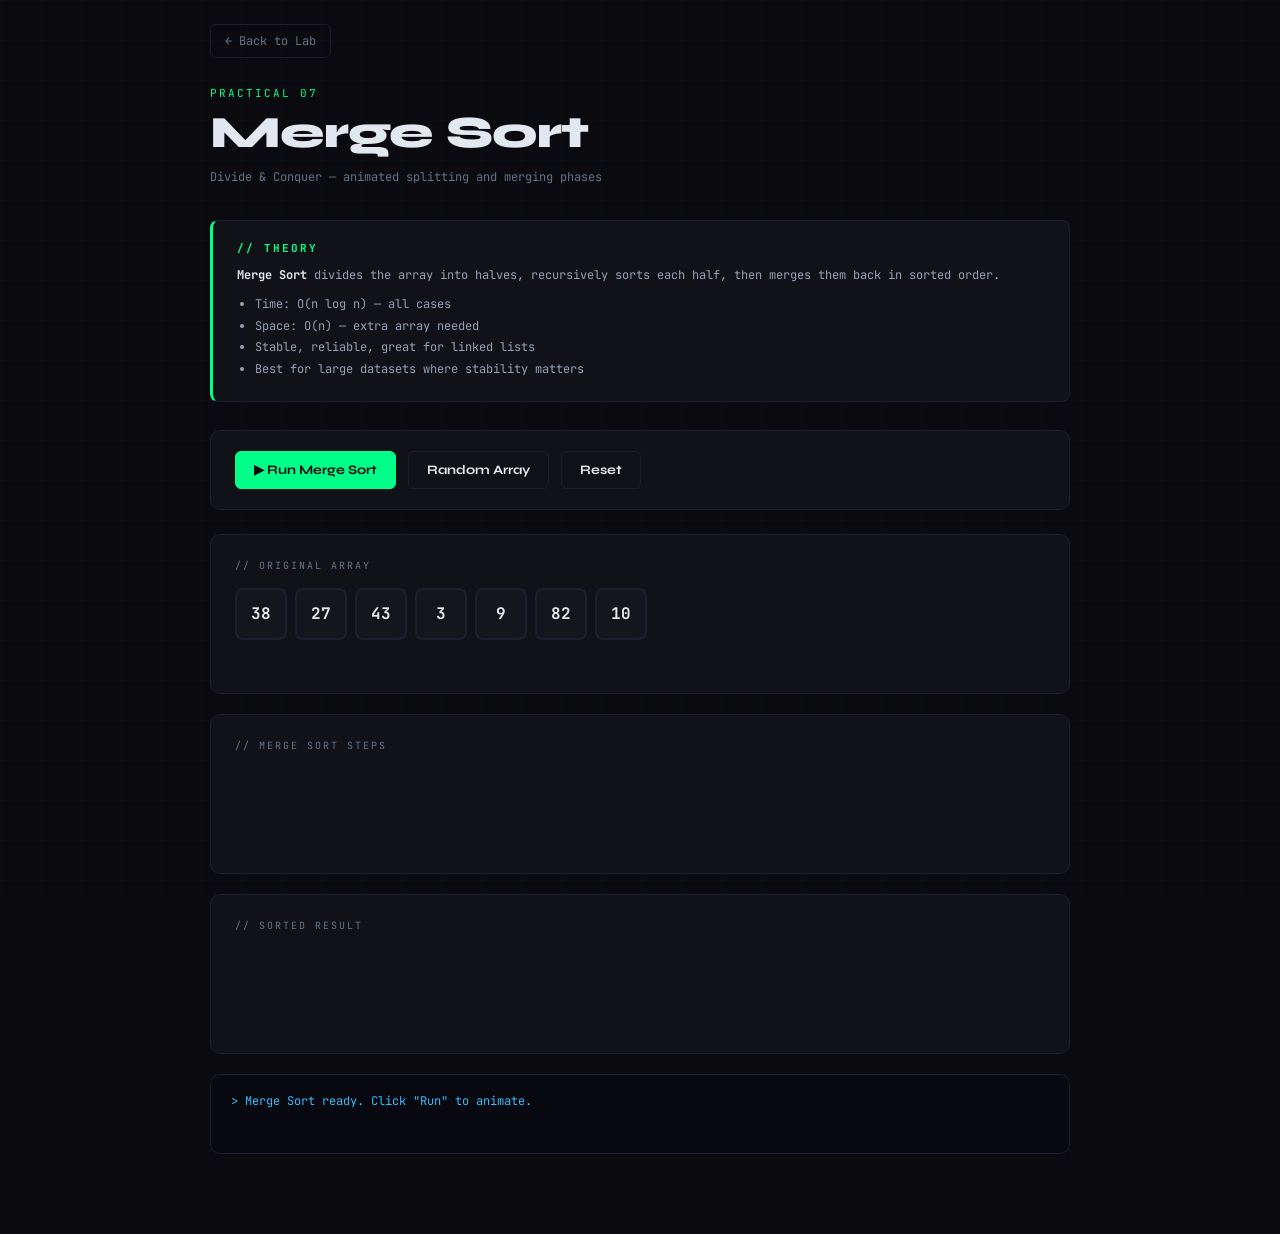
<file: practicals/p7-mergesort.html>
<!DOCTYPE html>
<html lang="en">
<head>
  <meta charset="UTF-8"/><meta name="viewport" content="width=device-width,initial-scale=1"/>
  <title>P7 — Merge Sort | DSA Lab</title>
  <link rel="stylesheet" href="../assets/shared.css"/>
  <style>
    .merge-stage {
      margin-bottom: 16px;
    }
    .stage-label {
      font-family:'JetBrains Mono',monospace;
      font-size:10px; color:var(--muted);
      letter-spacing:2px; margin-bottom:8px;
    }
    .merge-row { display:flex; gap:8px; flex-wrap:wrap; align-items:center; }
    .merge-group { display:flex; gap:4px; padding:8px; border:1px solid var(--border); border-radius:8px; background:#15151e; }
    .merge-group.active { border-color:var(--accent); background:rgba(0,255,136,0.05); }
    .merge-group.merging { border-color:var(--yellow); background:rgba(250,204,21,0.05); }
    .m-cell {
      width:40px; height:40px; display:flex; align-items:center; justify-content:center;
      border-radius:6px; border:1px solid var(--border);
      font-family:'JetBrains Mono',monospace; font-size:14px; font-weight:700;
      background:#0a0a0f;
    }
  </style>
</head>
<body>
<div class="page-wrap">
  <a class="back-btn" href="../index.html">← Back to Lab</a>
  <div class="prac-header">
    <div class="prac-num">PRACTICAL 07</div>
    <h1>Merge Sort</h1>
    <p>Divide & Conquer — animated splitting and merging phases</p>
  </div>

  <div class="theory-box">
    <h3>// THEORY</h3>
    <p><strong style="color:var(--text)">Merge Sort</strong> divides the array into halves, recursively sorts each half, then merges them back in sorted order.</p>
    <ul style="margin-top:8px">
      <li>Time: O(n log n) — all cases</li>
      <li>Space: O(n) — extra array needed</li>
      <li>Stable, reliable, great for linked lists</li>
      <li>Best for large datasets where stability matters</li>
    </ul>
  </div>

  <div class="controls">
    <button class="primary" onclick="runMergeSort()">▶ Run Merge Sort</button>
    <button onclick="generateRandom()">Random Array</button>
    <button onclick="resetMS()">Reset</button>
  </div>

  <div class="viz-area">
    <div class="viz-title">// ORIGINAL ARRAY</div>
    <div class="cells-row" id="orig-arr"></div>
  </div>

  <div class="viz-area" id="stages-area">
    <div class="viz-title">// MERGE SORT STEPS</div>
    <div id="stages"></div>
  </div>

  <div class="viz-area">
    <div class="viz-title">// SORTED RESULT</div>
    <div class="cells-row" id="sorted-arr"></div>
  </div>

  <div class="log-area" id="log">
    <span class="inf">&gt; Merge Sort ready. Click "Run" to animate.</span><br/>
  </div>
</div>
<script>
  let arr = [38, 27, 43, 3, 9, 82, 10];
  const colors = ['#00ff88','#38bdf8','#a855f7','#ff6b35','#facc15'];

  function log(msg,cls=''){const l=document.getElementById('log');l.innerHTML+=`<span class="${cls}">&gt; ${msg}</span><br/>`;l.scrollTop=l.scrollHeight;}

  function renderCells(container, a, colorClass='') {
    container.innerHTML='';
    a.forEach(v=>{
      const c=document.createElement('div');
      c.className='cell '+(colorClass||'');
      c.textContent=v;
      container.appendChild(c);
    });
  }

  function generateRandom(){
    arr=Array.from({length:7},()=>Math.floor(Math.random()*90)+5);
    renderCells(document.getElementById('orig-arr'),arr);
    document.getElementById('stages').innerHTML='';
    document.getElementById('sorted-arr').innerHTML='';
    log('New array: ['+arr.join(', ')+']','inf');
  }
  function resetMS(){
    arr=[38,27,43,3,9,82,10];
    renderCells(document.getElementById('orig-arr'),arr);
    document.getElementById('stages').innerHTML='';
    document.getElementById('sorted-arr').innerHTML='';
    log('Reset to default array','inf');
  }

  function merge(left, right) {
    const result=[];
    let i=0,j=0;
    while(i<left.length&&j<right.length){
      if(left[i]<=right[j]) result.push(left[i++]);
      else result.push(right[j++]);
    }
    return result.concat(left.slice(i)).concat(right.slice(j));
  }

  function runMergeSort() {
    const stagesDiv = document.getElementById('stages');
    stagesDiv.innerHTML='';
    document.getElementById('sorted-arr').innerHTML='';

    const allStages=[];
    function msRecurse(a, depth=0, label='') {
      if(a.length<=1){allStages.push({depth,arr:a,type:'base',label});return a;}
      const mid=Math.floor(a.length/2);
      const left=a.slice(0,mid);
      const right=a.slice(mid);
      allStages.push({depth,arr:a,type:'split',label,left,right});
      const sortedL=msRecurse(left,depth+1,label+'L');
      const sortedR=msRecurse(right,depth+1,label+'R');
      const merged=merge(sortedL,sortedR);
      allStages.push({depth,arr:merged,type:'merge',label,left:sortedL,right:sortedR});
      return merged;
    }
    const sorted=msRecurse([...arr]);

    let i=0;
    const tick=setInterval(()=>{
      if(i>=allStages.length){
        clearInterval(tick);
        renderCells(document.getElementById('sorted-arr'),sorted,'found');
        log(`✓ Sorted: [${sorted.join(', ')}]`,'ok');
        return;
      }
      const s=allStages[i];
      const row=document.createElement('div');
      row.className='merge-stage';
      row.style.animation='none';

      const lbl=document.createElement('div');
      lbl.className='stage-label';
      lbl.textContent=`${s.type.toUpperCase()} [depth ${s.depth}${s.label?' · '+s.label:''}]`;
      row.appendChild(lbl);

      const mrow=document.createElement('div');
      mrow.className='merge-row';

      if(s.type==='split'){
        addGroup(mrow,s.arr,'active');
        const arrow=document.createElement('span');
        arrow.style.cssText='font-size:18px;color:var(--muted);padding:0 8px';
        arrow.textContent='→';
        mrow.appendChild(arrow);
        addGroup(mrow,s.left,'');
        const plus=document.createElement('span');
        plus.style.cssText='font-size:14px;color:var(--muted);padding:0 6px';
        plus.textContent='|';
        mrow.appendChild(plus);
        addGroup(mrow,s.right,'');
        log(`Split [${s.arr.join(',')}] → [${s.left.join(',')}] + [${s.right.join(',')}]`);
      } else if(s.type==='merge'){
        addGroup(mrow,s.left,'');
        const plus=document.createElement('span');
        plus.style.cssText='font-size:14px;color:var(--muted);padding:0 6px';
        plus.textContent='+';
        mrow.appendChild(plus);
        addGroup(mrow,s.right,'');
        const arrow=document.createElement('span');
        arrow.style.cssText='font-size:18px;color:var(--accent);padding:0 8px';
        arrow.textContent='→';
        mrow.appendChild(arrow);
        addGroup(mrow,s.arr,'merging');
        log(`Merge [${s.left.join(',')}] + [${s.right.join(',')}] → [${s.arr.join(',')}]`,'ok');
      } else {
        addGroup(mrow,s.arr,'');
      }

      row.appendChild(mrow);
      stagesDiv.appendChild(row);
      stagesDiv.scrollTop=stagesDiv.scrollHeight;
      i++;
    },700);
  }

  function addGroup(parent, arr, cls) {
    const g=document.createElement('div');
    g.className='merge-group '+(cls||'');
    arr.forEach(v=>{
      const c=document.createElement('div');
      c.className='m-cell';
      c.textContent=v;
      g.appendChild(c);
    });
    parent.appendChild(g);
  }

  renderCells(document.getElementById('orig-arr'),arr);
</script>
</body>
</html>
</file>
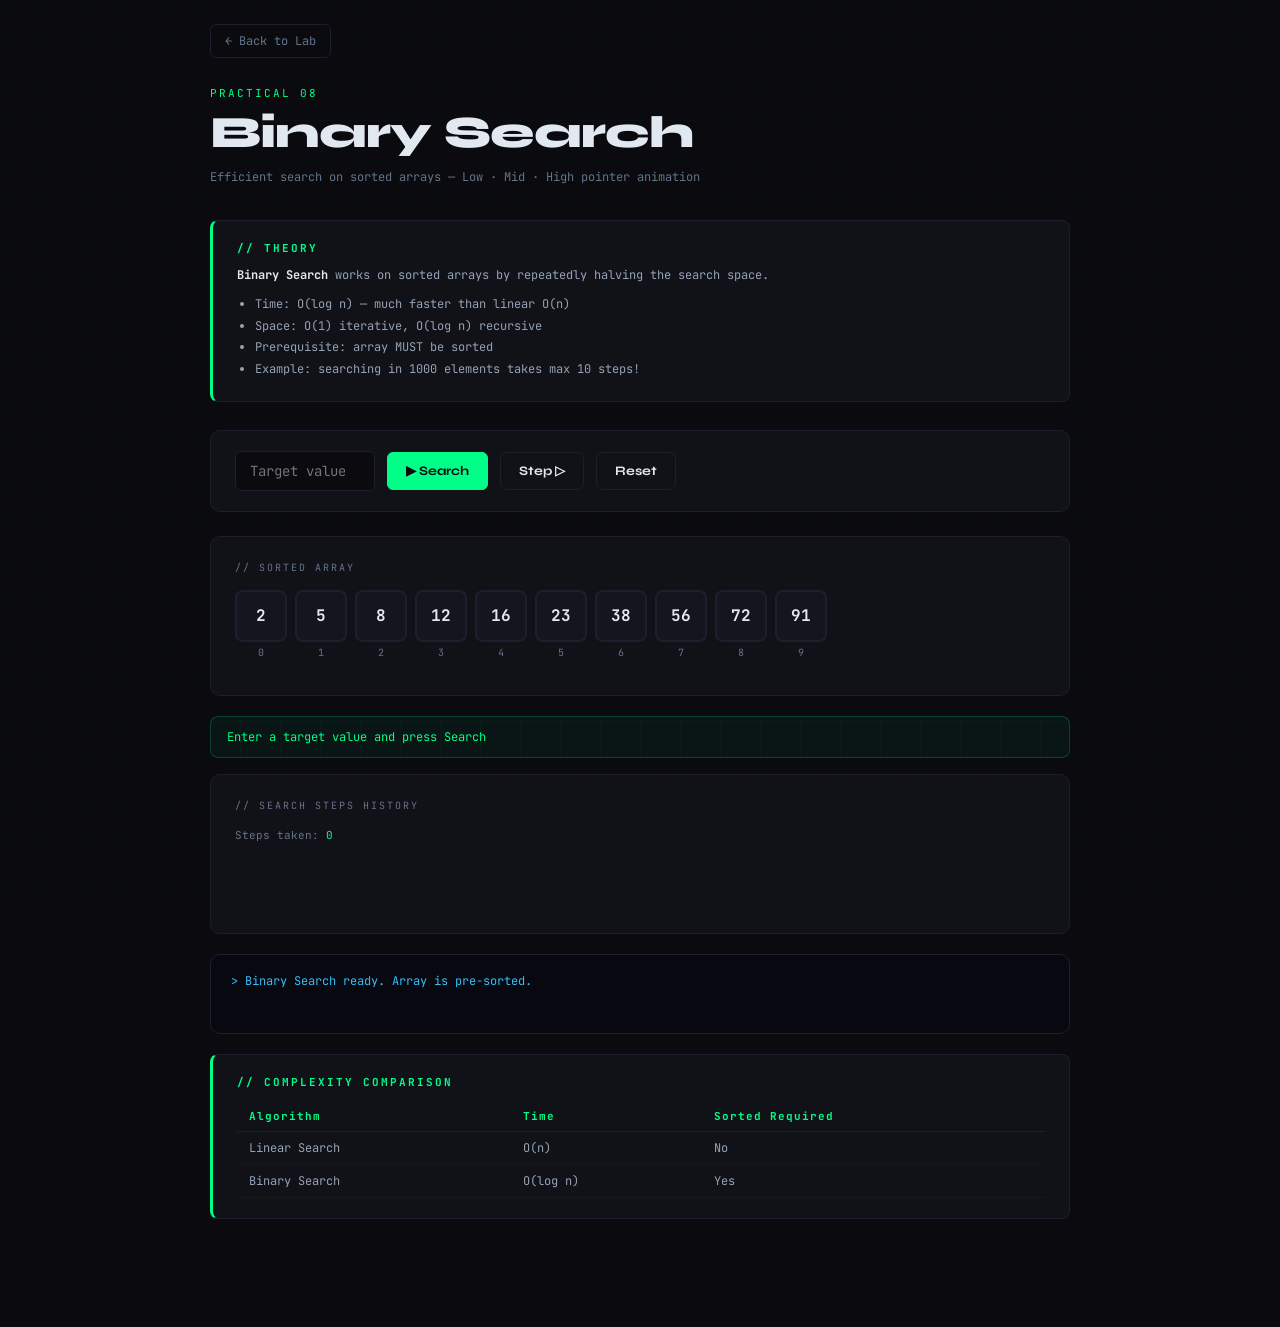
<file: practicals/p8-binsearch.html>
<!DOCTYPE html>
<html lang="en">
<head>
  <meta charset="UTF-8"/><meta name="viewport" content="width=device-width,initial-scale=1"/>
  <title>P8 — Binary Search | DSA Lab</title>
  <link rel="stylesheet" href="../assets/shared.css"/>
  <style>
    .pointer-row { display:flex; gap:8px; flex-wrap:wrap; margin-top:6px; font-family:'JetBrains Mono',monospace; font-size:11px; }
    .ptr { padding:3px 10px; border-radius:4px; border:1px solid; }
    .ptr.low  { color:var(--blue);   border-color:rgba(56,189,248,0.4);  background:rgba(56,189,248,0.08); }
    .ptr.mid  { color:var(--yellow); border-color:rgba(250,204,21,0.4);  background:rgba(250,204,21,0.08); }
    .ptr.high { color:var(--red);    border-color:rgba(239,68,68,0.4);   background:rgba(239,68,68,0.08); }
    .step-history { margin-top:12px; }
    .step-row { display:flex; gap:6px; align-items:center; margin-bottom:6px; flex-wrap:wrap; }
    .step-chip {
      font-family:'JetBrains Mono',monospace; font-size:11px;
      padding:4px 10px; border-radius:4px; border:1px solid var(--border);
      color:var(--muted); background:#0d0d15;
    }
    .step-chip.current { border-color:var(--accent); color:var(--accent); background:rgba(0,255,136,0.05); }
  </style>
</head>
<body>
<div class="page-wrap">
  <a class="back-btn" href="../index.html">← Back to Lab</a>
  <div class="prac-header">
    <div class="prac-num">PRACTICAL 08</div>
    <h1>Binary Search</h1>
    <p>Efficient search on sorted arrays — Low · Mid · High pointer animation</p>
  </div>

  <div class="theory-box">
    <h3>// THEORY</h3>
    <p><strong style="color:var(--text)">Binary Search</strong> works on sorted arrays by repeatedly halving the search space.</p>
    <ul style="margin-top:8px">
      <li>Time: O(log n) — much faster than linear O(n)</li>
      <li>Space: O(1) iterative, O(log n) recursive</li>
      <li>Prerequisite: array MUST be sorted</li>
      <li>Example: searching in 1000 elements takes max 10 steps!</li>
    </ul>
  </div>

  <div class="controls">
    <input type="number" id="target" placeholder="Target value"/>
    <button class="primary" onclick="startBinarySearch()">▶ Search</button>
    <button onclick="stepSearch()" id="step-btn">Step ▷</button>
    <button onclick="resetSearch()">Reset</button>
  </div>

  <div class="viz-area">
    <div class="viz-title">// SORTED ARRAY</div>
    <div class="cells-row" id="arr-vis"></div>
    <div class="pointer-row" id="ptrs-row"></div>
  </div>

  <div class="step-info" id="step-info">Enter a target value and press Search</div>

  <div class="viz-area">
    <div class="viz-title">// SEARCH STEPS HISTORY</div>
    <div id="step-history"></div>
    <div style="margin-top:10px;font-family:'JetBrains Mono',monospace;font-size:11px;color:var(--muted)">
      Steps taken: <span id="step-count" style="color:var(--accent)">0</span>
    </div>
  </div>

  <div class="log-area" id="log">
    <span class="inf">&gt; Binary Search ready. Array is pre-sorted.</span><br/>
  </div>

  <div class="theory-box" style="margin-top:20px">
    <h3>// COMPLEXITY COMPARISON</h3>
    <table class="complexity-table">
      <tr><th>Algorithm</th><th>Time</th><th>Sorted Required</th></tr>
      <tr><td>Linear Search</td><td>O(n)</td><td>No</td></tr>
      <tr><td>Binary Search</td><td>O(log n)</td><td>Yes</td></tr>
    </table>
  </div>
</div>
<script>
  const arr = [2, 5, 8, 12, 16, 23, 38, 56, 72, 91];
  let low, high, mid, target, searching=false, steps=[], stepIdx=0, stepCount=0;

  function log(msg,cls=''){const l=document.getElementById('log');l.innerHTML+=`<span class="${cls}">&gt; ${msg}</span><br/>`;l.scrollTop=l.scrollHeight;}

  function renderArr(state={}) {
    const vis=document.getElementById('arr-vis');
    vis.innerHTML='';
    arr.forEach((v,i)=>{
      const wrap=document.createElement('div');
      wrap.style.textAlign='center';
      const cell=document.createElement('div');
      let cls='cell';
      if(state.found===i) cls+=' found';
      else if(i===state.mid) cls+=' mid';
      else if(i===state.low) cls+=' low';
      else if(i===state.high) cls+=' high';
      else if(state.eliminated&&(i<state.low||i>state.high)) cell.style.opacity='0.3';
      cell.className=cls;
      cell.textContent=v;
      const lbl=document.createElement('div');
      lbl.className='idx-label'; lbl.textContent=i;
      wrap.appendChild(cell); wrap.appendChild(lbl);
      vis.appendChild(wrap);
    });
  }

  function showPtrs(l,m,h) {
    const row=document.getElementById('ptrs-row');
    row.innerHTML=`
      <span class="ptr low">LOW[${l}]=${arr[l]}</span>
      <span class="ptr mid">MID[${m}]=${arr[m]}</span>
      <span class="ptr high">HIGH[${h}]=${arr[h]}</span>
    `;
  }

  function addStepHistory(l,m,h,result) {
    const hist=document.getElementById('step-history');
    const row=document.createElement('div');
    row.className='step-row';
    row.innerHTML=`
      <span class="step-chip current">Step ${stepCount}</span>
      <span class="step-chip">low=${l}(${arr[l]})</span>
      <span class="step-chip">mid=${m}(${arr[m]})</span>
      <span class="step-chip">high=${h}(${arr[h]})</span>
      <span class="step-chip ${result==='found'?'current':''}">${result}</span>
    `;
    hist.appendChild(row);
    hist.scrollTop=hist.scrollHeight;
  }

  function buildSearchSteps(t) {
    const res=[]; let l=0,h=arr.length-1;
    while(l<=h){
      const m=Math.floor((l+h)/2);
      if(arr[m]===t){ res.push({l,m,h,result:'FOUND!'}); break; }
      else if(arr[m]<t){ res.push({l,m,h,result:`${arr[m]}<${t} → search right`}); l=m+1; }
      else { res.push({l,m,h,result:`${arr[m]}>${t} → search left`}); h=m-1; }
      if(l>h) res.push({l:0,m:0,h:arr.length-1,result:'NOT FOUND',notFound:true});
    }
    return res;
  }

  function startBinarySearch() {
    target=parseInt(document.getElementById('target').value);
    if(isNaN(target)){log('⚠ Enter a target value','err');return;}
    steps=buildSearchSteps(target);
    stepIdx=0; stepCount=0;
    document.getElementById('step-history').innerHTML='';
    document.getElementById('step-count').textContent='0';
    document.getElementById('ptrs-row').innerHTML='';
    log(`Searching for ${target} in [${arr.join(', ')}]`,'inf');
    let i=0;
    const tick=setInterval(()=>{
      if(i>=steps.length){clearInterval(tick);return;}
      applyStep(steps[i]);i++;
    },900);
  }

  function stepSearch(){
    target=parseInt(document.getElementById('target').value);
    if(isNaN(target)){log('⚠ Enter a target value','err');return;}
    if(stepIdx===0){
      steps=buildSearchSteps(target);
      document.getElementById('step-history').innerHTML='';
      stepCount=0;
      log(`Stepping through search for ${target}`,'inf');
    }
    if(stepIdx<steps.length) applyStep(steps[stepIdx++]);
  }

  function applyStep(s) {
    stepCount++;
    document.getElementById('step-count').textContent=stepCount;
    if(s.notFound){
      renderArr({});
      document.getElementById('ptrs-row').innerHTML='';
      document.getElementById('step-info').textContent=`Target ${target} NOT FOUND in array`;
      log(`✗ ${target} not found after ${stepCount} steps`,'err');
      return;
    }
    const found = arr[s.m]===target;
    renderArr(found?{found:s.m}:{low:s.l,mid:s.m,high:s.h,eliminated:true});
    showPtrs(s.l,s.m,s.h);
    addStepHistory(s.l,s.m,s.h,s.result);
    document.getElementById('step-info').textContent=`Step ${stepCount}: mid[${s.m}]=${arr[s.m]} → ${s.result}`;
    if(found) log(`✓ Found ${target} at index ${s.m} in ${stepCount} step(s)`,'ok');
    else log(`Step ${stepCount}: ${s.result}`);
  }

  function resetSearch(){
    stepIdx=0; stepCount=0; steps=[];
    document.getElementById('step-history').innerHTML='';
    document.getElementById('ptrs-row').innerHTML='';
    document.getElementById('step-info').textContent='Enter a target value and press Search';
    document.getElementById('step-count').textContent='0';
    renderArr({});
    log('Reset','inf');
  }

  renderArr({});
</script>
</body>
</html>
</file>
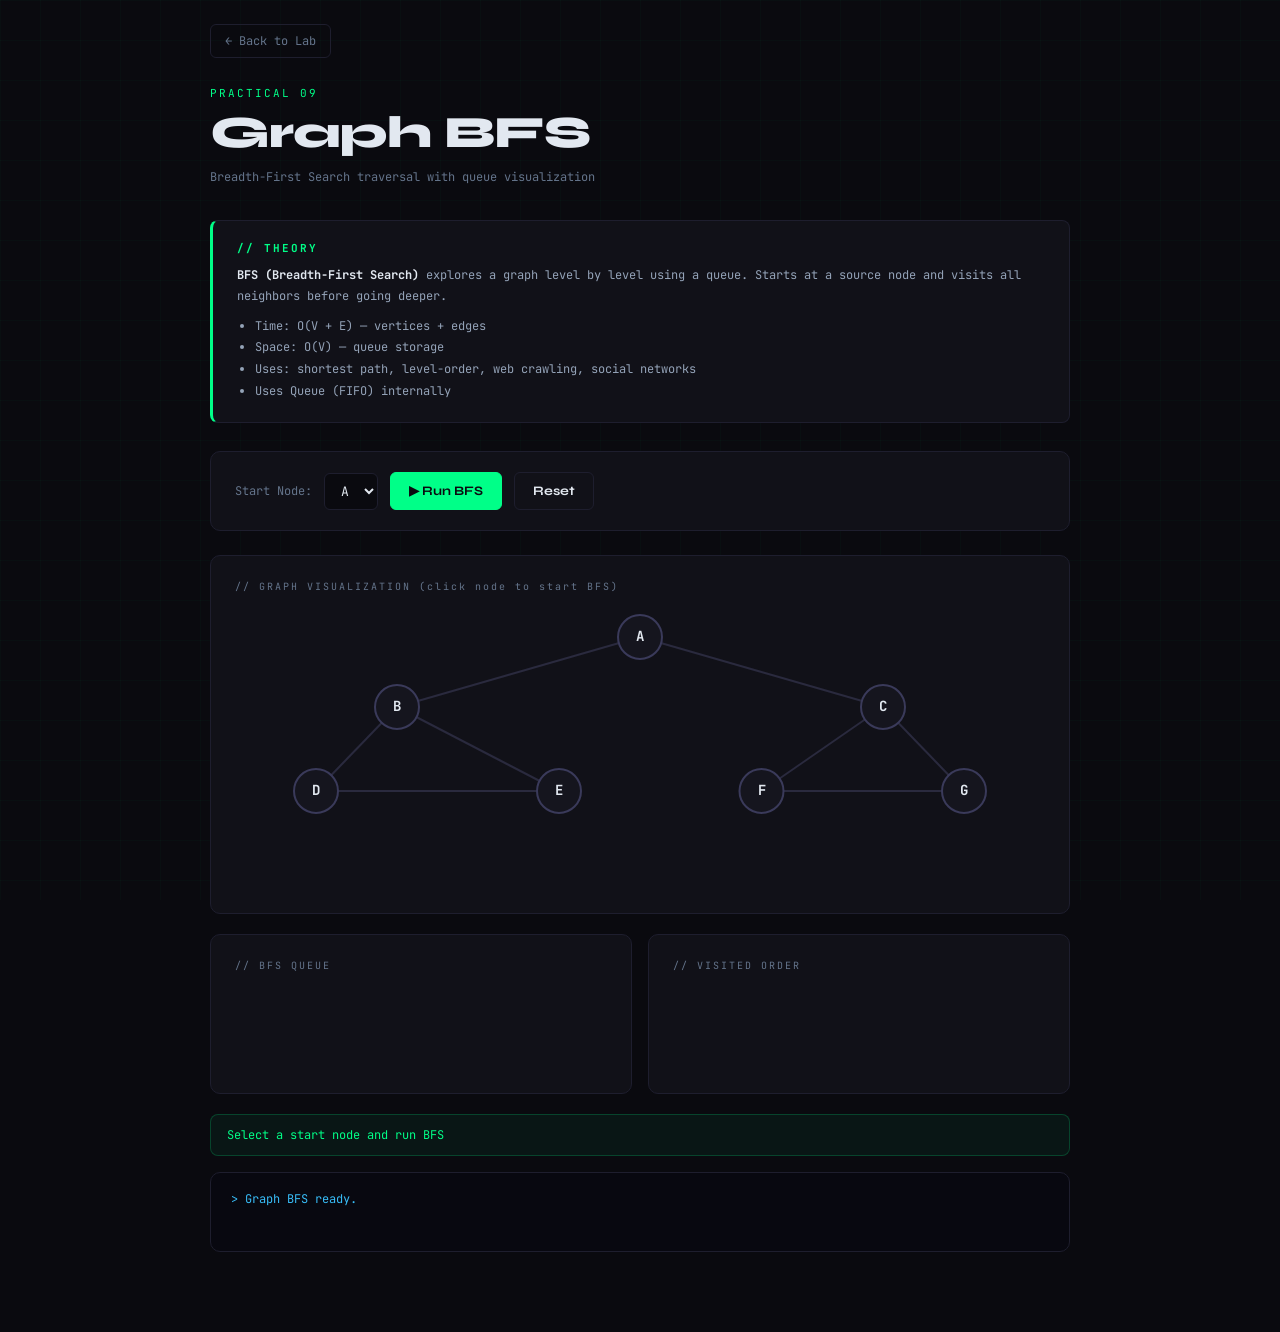
<file: practicals/p9-graph-bfs.html>
<!DOCTYPE html>
<html lang="en">
<head>
  <meta charset="UTF-8"/><meta name="viewport" content="width=device-width,initial-scale=1"/>
  <title>P9 — Graph BFS | DSA Lab</title>
  <link rel="stylesheet" href="../assets/shared.css"/>
  <style>
    #graph-canvas { width:100%; display:block; cursor:pointer; border-radius:8px; }
    .bfs-queue {
      display:flex; gap:6px; flex-wrap:wrap; padding:10px 0;
    }
    .bfs-node {
      width:38px; height:38px;
      display:flex; align-items:center; justify-content:center;
      border:2px solid var(--accent);
      border-radius:6px;
      font-family:'JetBrains Mono',monospace; font-size:14px; font-weight:700;
      color:var(--accent); background:rgba(0,255,136,0.08);
      animation: popIn 0.3s ease;
    }
    @keyframes popIn { from{opacity:0;transform:scale(0.7)} to{opacity:1;transform:scale(1)} }
    .visited-list { display:flex; gap:6px; flex-wrap:wrap; padding:10px 0; }
    .vis-node {
      padding:6px 12px; border-radius:6px;
      background:rgba(168,85,247,0.1); border:1px solid rgba(168,85,247,0.3);
      font-family:'JetBrains Mono',monospace; font-size:13px; font-weight:700;
      color:var(--purple); animation: popIn 0.3s ease;
    }
  </style>
</head>
<body>
<div class="page-wrap">
  <a class="back-btn" href="../index.html">← Back to Lab</a>
  <div class="prac-header">
    <div class="prac-num">PRACTICAL 09</div>
    <h1>Graph BFS</h1>
    <p>Breadth-First Search traversal with queue visualization</p>
  </div>

  <div class="theory-box">
    <h3>// THEORY</h3>
    <p><strong style="color:var(--text)">BFS (Breadth-First Search)</strong> explores a graph level by level using a queue. Starts at a source node and visits all neighbors before going deeper.</p>
    <ul style="margin-top:8px">
      <li>Time: O(V + E) — vertices + edges</li>
      <li>Space: O(V) — queue storage</li>
      <li>Uses: shortest path, level-order, web crawling, social networks</li>
      <li>Uses Queue (FIFO) internally</li>
    </ul>
  </div>

  <div class="controls">
    <label style="font-family:'JetBrains Mono',monospace;font-size:12px;color:var(--muted)">Start Node:</label>
    <select id="start-node" style="background:var(--bg);border:1px solid var(--border);color:var(--text);padding:8px 12px;border-radius:6px;font-family:'JetBrains Mono',monospace;font-size:13px;outline:none">
      <option>A</option><option>B</option><option>C</option><option>D</option>
      <option>E</option><option>F</option><option>G</option>
    </select>
    <button class="primary" onclick="startBFS()">▶ Run BFS</button>
    <button onclick="resetBFS()">Reset</button>
  </div>

  <div class="viz-area">
    <div class="viz-title">// GRAPH VISUALIZATION (click node to start BFS)</div>
    <canvas id="graph-canvas" height="280"></canvas>
  </div>

  <div style="display:flex;gap:16px;flex-wrap:wrap">
    <div class="viz-area" style="flex:1;min-width:200px">
      <div class="viz-title">// BFS QUEUE</div>
      <div class="bfs-queue" id="bfs-queue"></div>
    </div>
    <div class="viz-area" style="flex:1;min-width:200px">
      <div class="viz-title">// VISITED ORDER</div>
      <div class="visited-list" id="visited-list"></div>
    </div>
  </div>

  <div class="step-info" id="step-info">Select a start node and run BFS</div>
  <div class="log-area" id="log"><span class="inf">&gt; Graph BFS ready.</span><br/></div>
</div>
<script>
  // Graph definition
  const nodes = {
    A:{x:0.5,y:0.1}, B:{x:0.2,y:0.35}, C:{x:0.8,y:0.35},
    D:{x:0.1,y:0.65}, E:{x:0.4,y:0.65}, F:{x:0.65,y:0.65}, G:{x:0.9,y:0.65}
  };
  const edges = [['A','B'],['A','C'],['B','D'],['B','E'],['C','F'],['C','G'],['D','E'],['F','G']];
  const adj = {};
  Object.keys(nodes).forEach(n=>{adj[n]=[];});
  edges.forEach(([a,b])=>{adj[a].push(b);adj[b].push(a);});

  let nodeState = {}; // 'unvisited','inqueue','visited'
  let bfsQueue = [], visitedOrder = [];

  function log(msg,cls=''){const l=document.getElementById('log');l.innerHTML+=`<span class="${cls}">&gt; ${msg}</span><br/>`;l.scrollTop=l.scrollHeight;}

  function drawGraph() {
    const canvas = document.getElementById('graph-canvas');
    const ctx = canvas.getContext('2d');
    canvas.width = canvas.offsetWidth || 600;
    const W=canvas.width, H=280;
    ctx.clearRect(0,0,W,H);

    // Draw edges
    edges.forEach(([a,b])=>{
      const na=nodes[a], nb=nodes[b];
      ctx.beginPath();
      ctx.moveTo(na.x*W, na.y*H);
      ctx.lineTo(nb.x*W, nb.y*H);
      ctx.strokeStyle='#2a2a3e'; ctx.lineWidth=2; ctx.stroke();
    });

    // Draw nodes
    Object.entries(nodes).forEach(([name,pos])=>{
      const x=pos.x*W, y=pos.y*H, r=22;
      const state=nodeState[name]||'unvisited';
      ctx.beginPath(); ctx.arc(x,y,r,0,Math.PI*2);
      if(state==='visited')   { ctx.fillStyle='rgba(168,85,247,0.3)'; ctx.strokeStyle='#a855f7'; }
      else if(state==='inqueue'){ ctx.fillStyle='rgba(0,255,136,0.2)'; ctx.strokeStyle='#00ff88'; }
      else                    { ctx.fillStyle='#15151e'; ctx.strokeStyle='#3a3a5a'; }
      ctx.lineWidth=2; ctx.fill(); ctx.stroke();
      ctx.fillStyle = state==='visited'?'#a855f7':state==='inqueue'?'#00ff88':'#e2e8f0';
      ctx.font='bold 14px JetBrains Mono';
      ctx.textAlign='center'; ctx.textBaseline='middle';
      ctx.fillText(name, x, y);
    });
  }

  function updateQueueVis() {
    const qDiv=document.getElementById('bfs-queue');
    qDiv.innerHTML='';
    bfsQueue.forEach(n=>{
      const d=document.createElement('div');
      d.className='bfs-node'; d.textContent=n;
      qDiv.appendChild(d);
    });
  }

  function addVisited(n) {
    const vDiv=document.getElementById('visited-list');
    const d=document.createElement('div');
    d.className='vis-node'; d.textContent=n;
    vDiv.appendChild(d);
  }

  function startBFS() {
    const start=document.getElementById('start-node').value;
    nodeState={}; bfsQueue=[]; visitedOrder=[];
    Object.keys(nodes).forEach(n=>nodeState[n]='unvisited');
    document.getElementById('visited-list').innerHTML='';
    document.getElementById('step-info').textContent='Starting BFS...';

    bfsQueue.push(start);
    nodeState[start]='inqueue';
    updateQueueVis(); drawGraph();
    log(`BFS start from node ${start}`,'inf');

    let delay=0;
    const visited=new Set();

    function bfsStep() {
      if(!bfsQueue.length) {
        document.getElementById('step-info').textContent=`BFS complete! Visited: ${visitedOrder.join(' → ')}`;
        log(`✓ BFS order: ${visitedOrder.join(' → ')}`,'ok');
        return;
      }
      const curr=bfsQueue.shift();
      if(visited.has(curr)){setTimeout(bfsStep,300);return;}
      visited.add(curr);
      nodeState[curr]='visited';
      visitedOrder.push(curr);
      addVisited(curr);
      document.getElementById('step-info').textContent=`Visiting ${curr} | Neighbors: [${adj[curr].join(', ')}]`;
      log(`Dequeue ${curr} → visiting neighbors: ${adj[curr].join(', ')}`);

      adj[curr].forEach(nb=>{
        if(!visited.has(nb)&&!bfsQueue.includes(nb)){
          bfsQueue.push(nb);
          nodeState[nb]='inqueue';
        }
      });
      updateQueueVis(); drawGraph();
      setTimeout(bfsStep, 900);
    }
    setTimeout(bfsStep, 500);
  }

  function resetBFS() {
    nodeState={}; bfsQueue=[]; visitedOrder=[];
    document.getElementById('visited-list').innerHTML='';
    document.getElementById('bfs-queue').innerHTML='';
    document.getElementById('step-info').textContent='Select a start node and run BFS';
    log('Reset','inf');
    drawGraph();
  }

  // Click on canvas to pick start node
  document.getElementById('graph-canvas').addEventListener('click', function(e){
    const rect=this.getBoundingClientRect();
    const mx=(e.clientX-rect.left)/rect.width;
    const my=(e.clientY-rect.top)/280;
    let closest=null, minD=Infinity;
    Object.entries(nodes).forEach(([n,pos])=>{
      const d=Math.hypot(pos.x-mx,pos.y-my);
      if(d<minD){minD=d;closest=n;}
    });
    if(minD<0.08){
      document.getElementById('start-node').value=closest;
      log(`Selected node ${closest} as start`,'inf');
    }
  });

  window.addEventListener('resize',drawGraph);
  drawGraph();
</script>
</body>
</html>
</file>
<file: assets/shared.css>
/* shared.css - used by all practicals */
@import url('https://fonts.googleapis.com/css2?family=JetBrains+Mono:wght@400;700&family=Syne:wght@400;700;800&display=swap');

:root {
  --bg: #0a0a0f;
  --card: #111118;
  --border: #1e1e2e;
  --accent: #00ff88;
  --accent2: #ff6b35;
  --accent3: #7c3aed;
  --text: #e2e8f0;
  --muted: #64748b;
  --glow: rgba(0,255,136,0.15);
  --red: #ef4444;
  --yellow: #facc15;
  --blue: #38bdf8;
  --purple: #a855f7;
}

* { margin:0; padding:0; box-sizing:border-box; }

body {
  background: var(--bg);
  color: var(--text);
  font-family: 'Syne', sans-serif;
  min-height: 100vh;
  overflow-x: hidden;
}

body::before {
  content: '';
  position: fixed; inset: 0;
  background-image:
    linear-gradient(rgba(0,255,136,0.025) 1px, transparent 1px),
    linear-gradient(90deg, rgba(0,255,136,0.025) 1px, transparent 1px);
  background-size: 40px 40px;
  z-index: 0;
  pointer-events: none;
}

.page-wrap {
  position: relative; z-index: 10;
  max-width: 900px;
  margin: 0 auto;
  padding: 24px 20px 80px;
}

.back-btn {
  display: inline-flex; align-items: center; gap: 8px;
  font-family: 'JetBrains Mono', monospace;
  font-size: 12px;
  color: var(--muted);
  text-decoration: none;
  padding: 8px 14px;
  border: 1px solid var(--border);
  border-radius: 6px;
  margin-bottom: 28px;
  transition: all 0.2s;
}
.back-btn:hover { color: var(--accent); border-color: var(--accent); }

.prac-header { margin-bottom: 32px; }
.prac-num {
  font-family: 'JetBrains Mono', monospace;
  font-size: 11px;
  color: var(--accent);
  letter-spacing: 2px;
  margin-bottom: 8px;
}
.prac-header h1 {
  font-size: clamp(1.6rem, 5vw, 2.8rem);
  font-weight: 800;
  letter-spacing: -1px;
  line-height: 1.1;
}
.prac-header p {
  font-family: 'JetBrains Mono', monospace;
  font-size: 12px;
  color: var(--muted);
  margin-top: 10px;
  line-height: 1.7;
}

/* THEORY BOX */
.theory-box {
  background: var(--card);
  border: 1px solid var(--border);
  border-left: 3px solid var(--accent);
  border-radius: 8px;
  padding: 20px 24px;
  margin-bottom: 28px;
}
.theory-box h3 {
  font-family: 'JetBrains Mono', monospace;
  font-size: 11px;
  color: var(--accent);
  letter-spacing: 2px;
  margin-bottom: 10px;
}
.theory-box p, .theory-box li {
  font-family: 'JetBrains Mono', monospace;
  font-size: 12px;
  color: #94a3b8;
  line-height: 1.8;
}
.theory-box ul { padding-left: 18px; }

/* CONTROLS PANEL */
.controls {
  background: var(--card);
  border: 1px solid var(--border);
  border-radius: 10px;
  padding: 20px 24px;
  margin-bottom: 24px;
  display: flex;
  flex-wrap: wrap;
  gap: 12px;
  align-items: center;
}

input[type="text"], input[type="number"] {
  background: var(--bg);
  border: 1px solid var(--border);
  color: var(--text);
  font-family: 'JetBrains Mono', monospace;
  font-size: 14px;
  padding: 10px 14px;
  border-radius: 6px;
  width: 140px;
  transition: border-color 0.2s;
  outline: none;
}
input:focus { border-color: var(--accent); }

button {
  font-family: 'Syne', sans-serif;
  font-size: 13px;
  font-weight: 700;
  padding: 10px 18px;
  border: 1px solid var(--border);
  border-radius: 6px;
  cursor: pointer;
  transition: all 0.2s;
  background: var(--card);
  color: var(--text);
}
button:hover { border-color: var(--accent); color: var(--accent); background: rgba(0,255,136,0.05); }
button.primary {
  background: var(--accent);
  color: var(--bg);
  border-color: var(--accent);
}
button.primary:hover { background: #00cc6a; }
button.danger {
  border-color: rgba(239,68,68,0.4);
  color: var(--red);
}
button.danger:hover { background: rgba(239,68,68,0.1); }

/* VIZ AREA */
.viz-area {
  background: var(--card);
  border: 1px solid var(--border);
  border-radius: 10px;
  padding: 24px;
  min-height: 160px;
  margin-bottom: 20px;
  overflow-x: auto;
}
.viz-title {
  font-family: 'JetBrains Mono', monospace;
  font-size: 10px;
  color: var(--muted);
  letter-spacing: 2px;
  margin-bottom: 16px;
}

/* LOG / OUTPUT */
.log-area {
  background: #080810;
  border: 1px solid var(--border);
  border-radius: 10px;
  padding: 16px 20px;
  font-family: 'JetBrains Mono', monospace;
  font-size: 12px;
  color: #94a3b8;
  min-height: 80px;
  max-height: 180px;
  overflow-y: auto;
  line-height: 1.8;
}
.log-area .ok  { color: var(--accent); }
.log-area .err { color: var(--red); }
.log-area .inf { color: var(--blue); }
.log-area .warn{ color: var(--yellow); }

/* ARRAY / STACK CELLS */
.cell {
  display: inline-flex;
  align-items: center;
  justify-content: center;
  width: 52px; height: 52px;
  border: 2px solid var(--border);
  border-radius: 8px;
  font-family: 'JetBrains Mono', monospace;
  font-size: 16px;
  font-weight: 700;
  background: #15151e;
  transition: all 0.4s cubic-bezier(0.23,1,0.32,1);
  flex-shrink: 0;
}
.cell.highlight { border-color: var(--accent); background: rgba(0,255,136,0.1); color: var(--accent); }
.cell.comparing { border-color: var(--yellow); background: rgba(250,204,21,0.1); color: var(--yellow); }
.cell.sorted    { border-color: var(--purple); background: rgba(168,85,247,0.1); color: var(--purple); }
.cell.found     { border-color: var(--accent); background: rgba(0,255,136,0.2); color: var(--accent); box-shadow: 0 0 20px rgba(0,255,136,0.3); }
.cell.low       { border-color: var(--blue);   background: rgba(56,189,248,0.1); color: var(--blue); }
.cell.high      { border-color: var(--red);    background: rgba(239,68,68,0.1);  color: var(--red); }
.cell.mid       { border-color: var(--yellow); background: rgba(250,204,21,0.1); color: var(--yellow); }

.cells-row {
  display: flex;
  flex-wrap: wrap;
  gap: 8px;
  align-items: flex-end;
}
.idx-label {
  font-family: 'JetBrains Mono', monospace;
  font-size: 10px;
  color: var(--muted);
  text-align: center;
  margin-top: 4px;
}

/* COMPLEXITY TABLE */
.complexity-table {
  width: 100%;
  border-collapse: collapse;
  margin-top: 12px;
  font-family: 'JetBrains Mono', monospace;
  font-size: 12px;
}
.complexity-table th {
  text-align: left;
  padding: 8px 12px;
  color: var(--accent);
  border-bottom: 1px solid var(--border);
  font-size: 11px;
  letter-spacing: 1px;
}
.complexity-table td {
  padding: 8px 12px;
  color: #94a3b8;
  border-bottom: 1px solid rgba(30,30,46,0.5);
}

/* STEP INFO */
.step-info {
  background: rgba(0,255,136,0.05);
  border: 1px solid rgba(0,255,136,0.2);
  border-radius: 8px;
  padding: 12px 16px;
  font-family: 'JetBrains Mono', monospace;
  font-size: 12px;
  color: var(--accent);
  margin-bottom: 16px;
  min-height: 40px;
}

/* SPEED CONTROL */
.speed-wrap {
  display: flex; align-items: center; gap: 10px;
  font-family: 'JetBrains Mono', monospace;
  font-size: 11px; color: var(--muted);
}
input[type="range"] {
  width: 100px;
  accent-color: var(--accent);
}

@media (max-width: 600px) {
  .page-wrap { padding: 16px 12px 60px; }
  .controls { gap: 8px; }
  input[type="text"], input[type="number"] { width: 110px; }
  .cell { width: 42px; height: 42px; font-size: 13px; }
}
</file>
